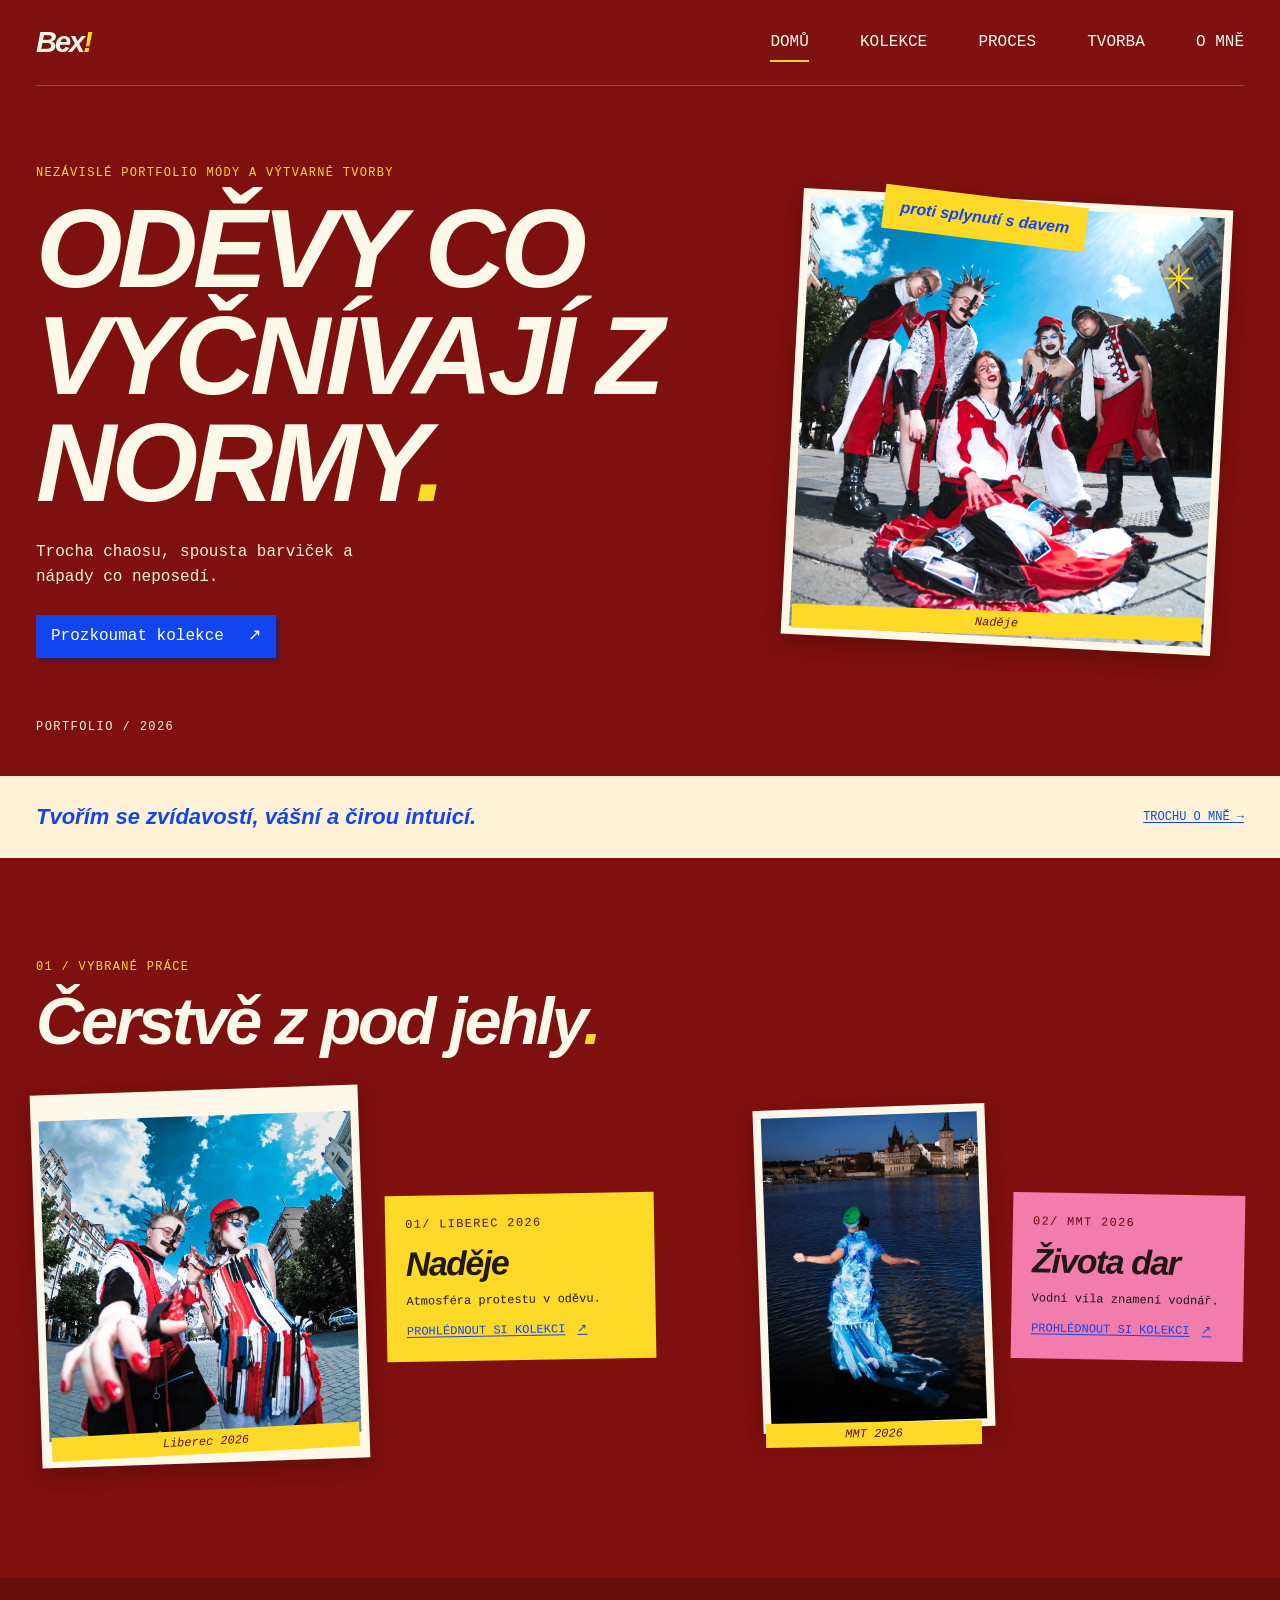
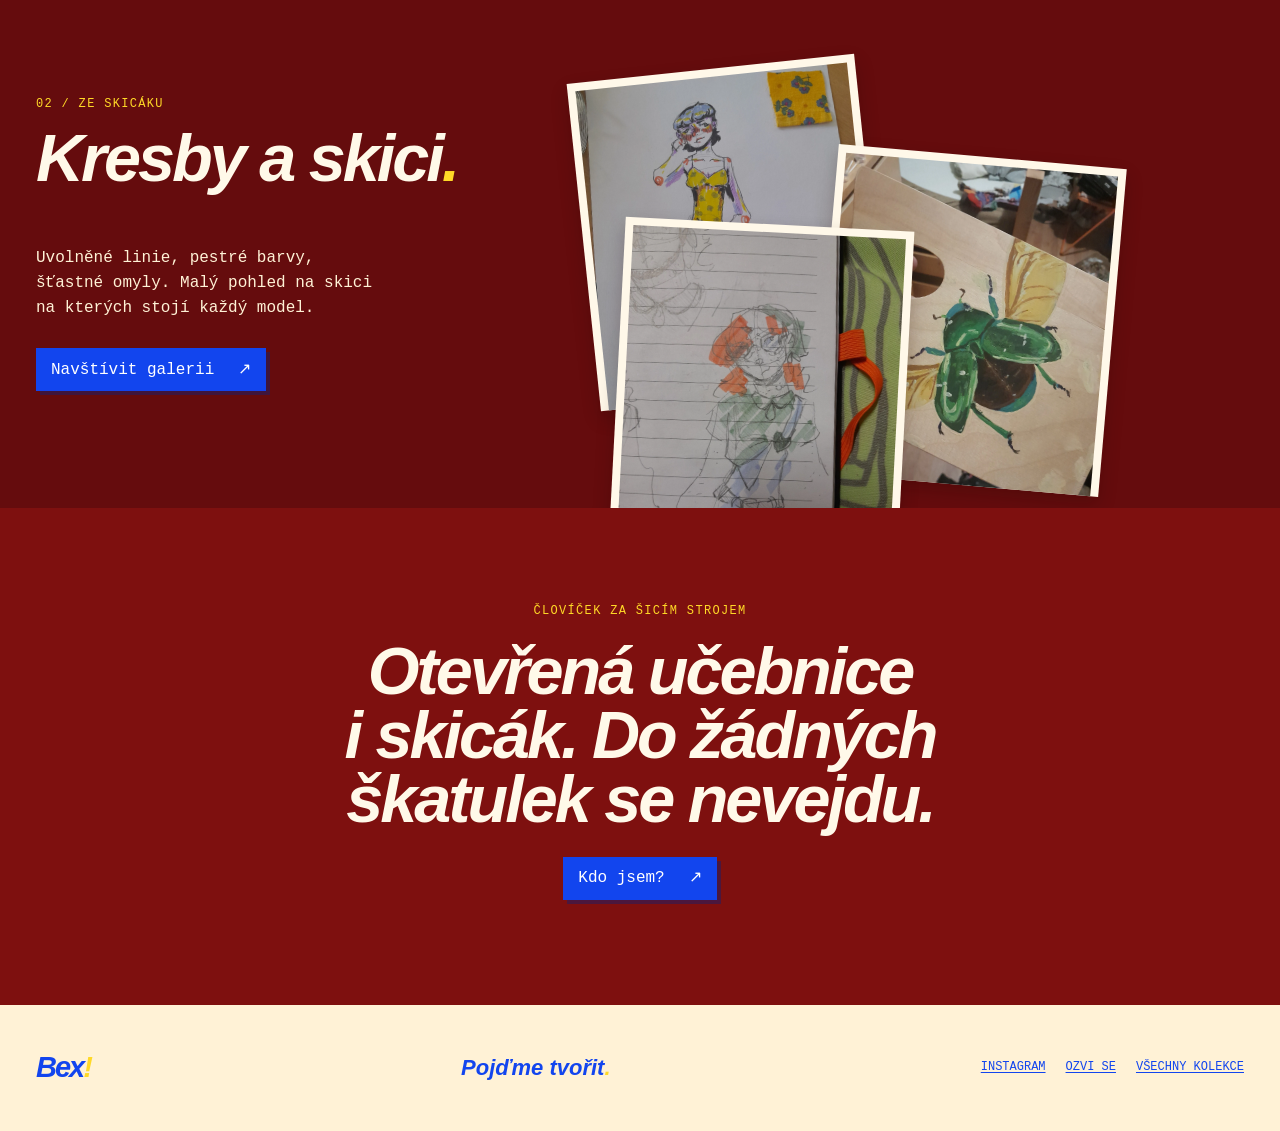
<file: index.html>
<!doctype html>
<html lang="cs">
  <head>
    <meta charset="utf-8" />
    <meta name="viewport" content="width=device-width, initial-scale=1" />
    <meta
      name="description"
      content="Bex! — hravé portfolio módy, výtvarné tvorby a ručně vyráběných věcí." />
    <title>Home - Bex!</title>
    <link rel="stylesheet" href="css/styles.css" />
    <link rel="icon" type="image/x-icon" href="assets/favicon/favicon.ico" />
    <link rel="shortcut icon" href="assets/favicon/favicon.ico" />
    <link rel="apple-touch-icon" href="assets/favicon/favicon.ico" />
  </head>
  <body class="page page-home">
    <header class="site-header">
      <a class="wordmark" href="index.html" aria-label="Bex! - úvodní stránka"
        >Bex<span>!</span></a
      >
      <input class="menu-toggle" type="checkbox" id="menu-toggle" />
      <label class="menu-button" for="menu-toggle">
        <span aria-hidden="true"></span><span aria-hidden="true"></span>
        <span class="visually-hidden">Přepnout hlavní navigaci</span>
      </label>
      <nav class="site-nav" aria-label="Hlavní navigace">
        <a class="is-current" href="index.html" aria-current="page">Domů</a>
        <a href="collections.html">Kolekce</a>
        <a href="process.html">Proces</a>
        <a href="gallery.html">Tvorba</a>
        <a href="about.html">O mně</a>
      </nav>
    </header>

    <main>
      <section class="home-hero page-wrap" aria-labelledby="home-title">
        <div class="hero-copy">
          <p class="eyebrow">Nezávislé portfolio módy a výtvarné tvorby</p>
          <h1 id="home-title">
            oděvy co vyčnívají z normy<span class="period">.</span>
          </h1>
          <p class="hero-intro">
            Trocha chaosu, spousta barviček a nápady co neposedí.
          </p>
          <a class="button button-blue" href="collections.html"
            >Prozkoumat kolekce <span aria-hidden="true">&nearr;</span></a
          >
        </div>
        <figure class="paper-photo hero-photo photo-slot has-image">
          <img
            src="assets/images/collection-2-1.webp"
            alt="Modelka v ručně šitém červeno-bílém outfitu na modrém venkovním hřišti"
            fetchpriority="high" />
          <span class="photo-caption">Naděje</span>
        </figure>
        <span class="sticker sticker-yellow hero-sticker"
          >proti splynutí s davem
        </span>
        <span class="scribble hero-scribble" aria-hidden="true">✳</span>
        <p class="hero-index">Portfolio / 2026</p>
      </section>

      <section class="intro-strip" aria-label="Úvod">
        <div class="page-wrap strip-inner">
          <p>Tvořím se zvídavostí, vášní a čirou intuicí.</p>
          <a href="about.html"
            >Trochu o mně <span aria-hidden="true">→</span></a
          >
        </div>
      </section>

      <section class="home-feature page-wrap" aria-labelledby="feature-title">
        <div class="section-heading">
          <p class="eyebrow">01 / Vybrané práce</p>
          <h2 id="feature-title">
            Čerstvě z pod jehly<span class="period">.</span>
          </h2>
        </div>
        <div class="feature-grid">
          <article class="feature-card feature-card-wide">
            <figure class="paper-photo photo-slot has-image">
              <img
                src="assets/images/collection-2-3.webp"
                alt="Modelka v červeno-bílo-černém outfitu z kolekce After School Riot"
                loading="lazy"
                decoding="async" />
              <span class="photo-caption">Liberec 2026</span>
            </figure>
            <div class="feature-note note-yellow">
              <p class="eyebrow">01/ Liberec 2026</p>
              <h3>Naděje</h3>
              <p>Atmosféra protestu v oděvu.</p>
              <a class="text-link" href="collections.html"
                >Prohlédnout si kolekci
                <span aria-hidden="true">&nearr;</span></a
              >
            </div>
          </article>
          <article class="feature-card feature-card-blue-hour">
            <div class="feature-photo">
              <figure class="paper-photo photo-slot has-image">
                <img
                  src="assets/images/collection-1-2.webp"
                  alt="Model z kolekce Blue Hour na pódiu"
                  loading="lazy"
                  decoding="async" />
              </figure>
              <span class="photo-caption">MMT 2026</span>
            </div>
            <div class="feature-note note-pink">
              <p class="eyebrow">02/ MMT 2026</p>
              <h3>Života dar</h3>
              <p>Vodní víla znamení vodnář.</p>
              <a class="text-link" href="collections.html"
                >Prohlédnout si kolekci
                <span aria-hidden="true">&nearr;</span></a
              >
            </div>
          </article>
        </div>
      </section>

      <section class="home-gallery" aria-labelledby="sketch-title">
        <div class="page-wrap sketch-layout">
          <div class="sketch-copy">
            <p class="eyebrow">02 / Ze skicáku</p>
            <h2 id="sketch-title">
              Kresby a skici<span class="period">.</span>
            </h2>
            <p>
              Uvolněné linie, pestré barvy, šťastné omyly. Malý pohled na skici
              na kterých stojí každý model.
            </p>
            <a class="button button-blue" href="gallery.html"
              >Navštívit galerii <span aria-hidden="true">&nearr;</span></a
            >
          </div>
          <div class="sketch-tiles">
            <figure class="paper-photo photo-slot tile-one has-image">
              <img
                src="assets/images/sketch-1.webp"
                alt="Barevná módní skica od Bex"
                loading="lazy"
                decoding="async" />
            </figure>
            <figure class="paper-photo photo-slot tile-two has-image">
              <img
                src="assets/images/artwork-3.webp"
                alt="Ilustrovaná módní postava od Bex"
                loading="lazy"
                decoding="async" />
            </figure>
            <figure class="paper-photo photo-slot tile-three has-image">
              <img
                src="assets/images/sketch-4.webp"
                alt="Módní skica postavy tužkou a barvami od Bex"
                loading="lazy"
                decoding="async" />
            </figure>
          </div>
        </div>
      </section>

      <section class="home-about page-wrap">
        <p class="eyebrow">človíček za šicím strojem</p>
        <h2>
          Otevřená učebnice <br />
          i skicák. Do žádných škatulek se nevejdu.
        </h2>
        <a class="button button-blue" href="about.html"
          >Kdo jsem? <span aria-hidden="true">&nearr;</span></a
        >
      </section>
    </main>

    <footer class="site-footer">
      <div class="page-wrap footer-inner">
        <a class="wordmark" href="index.html">Bex<span>!</span></a>
        <p>Pojďme tvořit<span class="period">.</span></p>
        <nav class="footer-links" aria-label="Footer navigation">
          <a href="https://www.instagram.com/creations__bexx">Instagram</a>
          <a href="mailto:macurabex@gmail.com">Ozvi se</a>
          <a href="collections.html">Všechny kolekce</a>
        </nav>
      </div>
    </footer>
  </body>
</html>
</file>
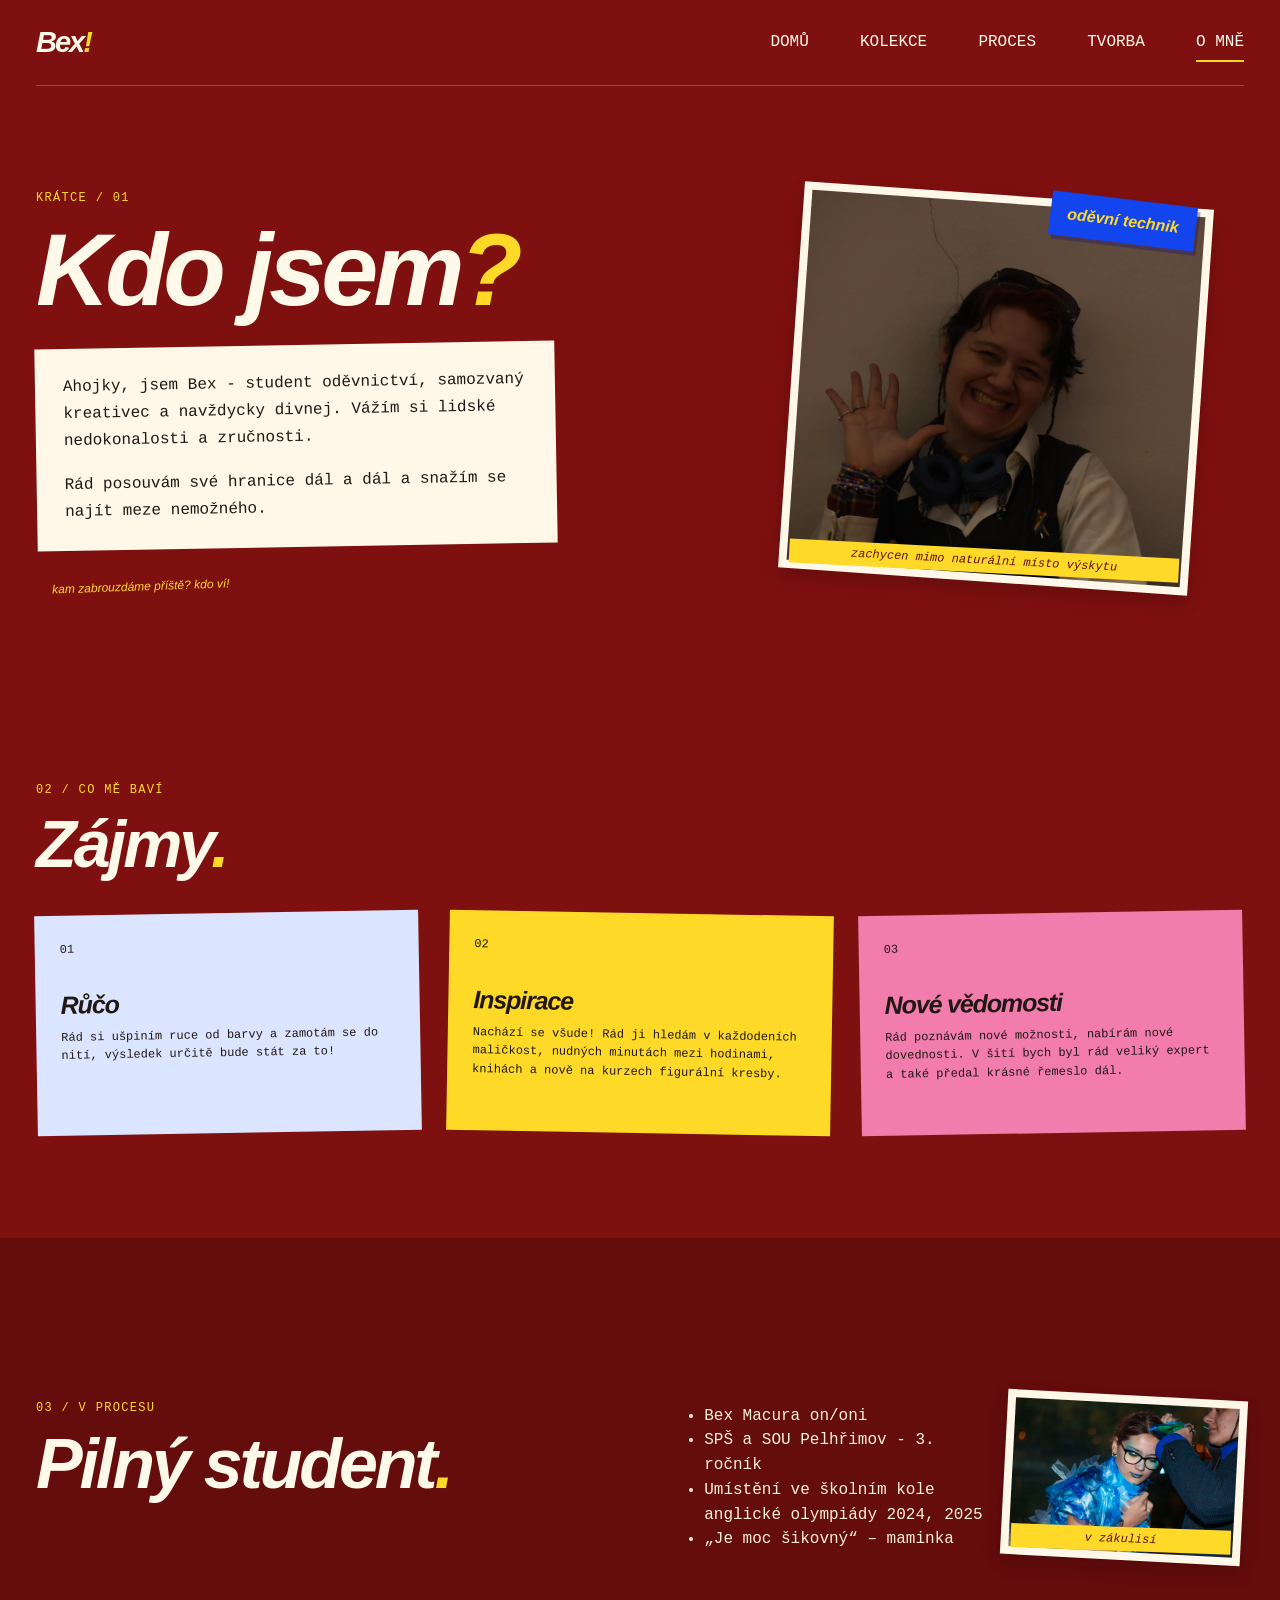
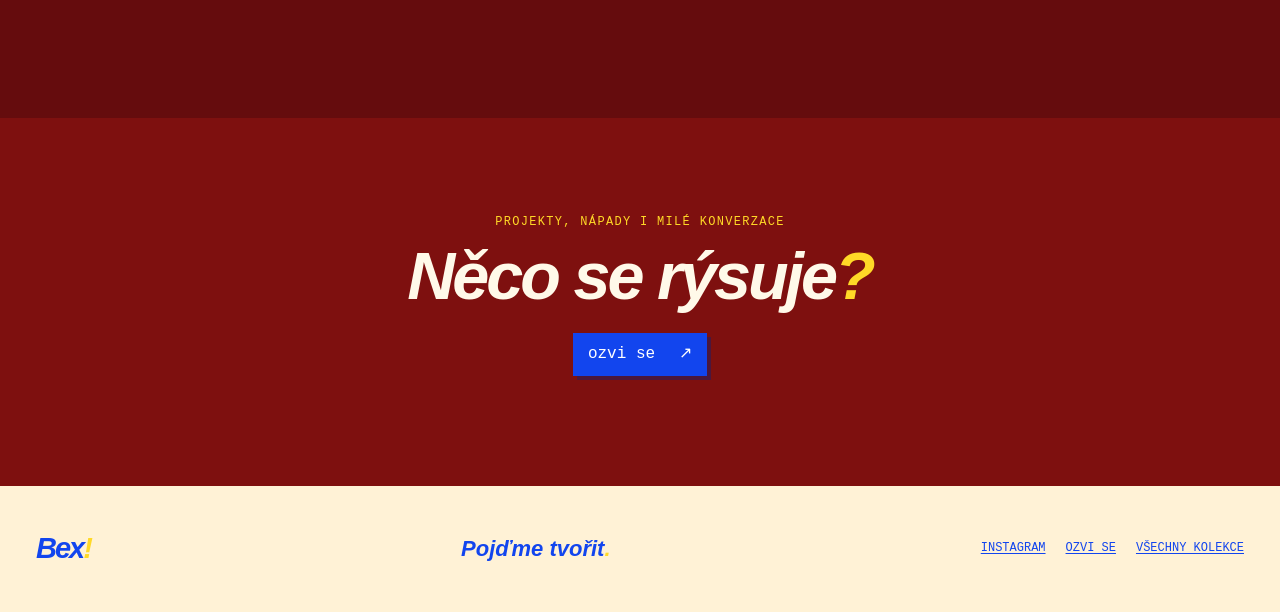
<file: about.html>
<!doctype html>
<html lang="cs">
  <head>
    <meta charset="utf-8" />
    <meta name="viewport" content="width=device-width, initial-scale=1" />
    <meta
      name="description"
      content="Poznejte Bex, studenta módy a výtvarné tvorby, který rád experimentuje s oblečením a barvami." />
    <title>O mně - Bex!</title>
    <link rel="stylesheet" href="css/styles.css" />
    <link rel="icon" type="image/x-icon" href="assets/favicon/favicon.ico" />
    <link rel="shortcut icon" href="assets/favicon/favicon.ico" />
    <link rel="apple-touch-icon" href="assets/favicon/favicon.ico" />
  </head>
  <body class="page page-about">
    <header class="site-header">
      <a class="wordmark" href="index.html" aria-label="Bex! – úvodní stránka"
        >Bex<span>!</span></a
      >
      <input class="menu-toggle" type="checkbox" id="menu-toggle" />
      <label class="menu-button" for="menu-toggle">
        <span aria-hidden="true"></span><span aria-hidden="true"></span>
        <span class="visually-hidden">Přepnout hlavní navigaci</span>
      </label>
      <nav class="site-nav" aria-label="Hlavní navigace">
        <a href="index.html">Domů</a>
        <a href="collections.html">Kolekce</a>
        <a href="process.html">Proces</a>
        <a href="gallery.html">Tvorba</a>
        <a class="is-current" href="about.html" aria-current="page">O mně</a>
      </nav>
    </header>

    <main>
      <section class="about-hero page-wrap">
        <div class="about-copy">
          <p class="eyebrow">krátce / 01</p>
          <h1>Kdo jsem<span class="period">?</span></h1>
          <div class="paper-note note-cream">
            <p>
              Ahojky, jsem Bex - student oděvnictví, samozvaný kreativec a
              navždycky divnej. Vážím si lidské nedokonalosti a zručnosti.
            </p>
            <p>
              Rád posouvám své hranice dál a dál a snažím se najít meze
              nemožného.
            </p>
          </div>
          <p class="hand-note">kam zabrouzdáme příště? kdo ví!</p>
        </div>
        <figure class="paper-photo about-portrait photo-slot has-image">
          <img
            src="assets/images/about-1.webp"
            alt="Bex na portrétní fotografii"
            loading="lazy"
            decoding="async" />
          <span class="photo-caption"
            >zachycen mimo naturální místo výskytu</span
          >
        </figure>
        <span class="sticker sticker-blue about-sticker">oděvní technik</span>
      </section>

      <section class="about-values page-wrap">
        <div class="section-heading">
          <p class="eyebrow">02 / Co mě baví</p>
          <h2>Zájmy<span class="period">.</span></h2>
        </div>
        <div class="values-grid">
          <article class="value-card value-blue">
            <span class="value-number">01</span>
            <h3>Růčo</h3>
            <p>
              Rád si ušpiním ruce od barvy a zamotám se do nití, výsledek určitě
              bude stát za to!
            </p>
          </article>
          <article class="value-card value-yellow">
            <span class="value-number">02</span>
            <h3>Inspirace</h3>
            <p>
              Nachází se všude! Rád ji hledám v každodeních maličkost, nudných
              minutách mezi hodinami, knihách a nově na kurzech figurální
              kresby.
            </p>
          </article>
          <article class="value-card value-pink">
            <span class="value-number">03</span>
            <h3>Nové vědomosti</h3>
            <p>
              Rád poznávám nové možnosti, nabírám nové dovednosti. V šití bych
              byl rád veliký expert a také předal krásné řemeslo dál.
            </p>
          </article>
        </div>
      </section>

      <section class="about-education">
        <div class="page-wrap education-layout">
          <div>
            <p class="eyebrow">03 / v procesu</p>
            <h2>Pilný student<span class="period">.</span></h2>
          </div>
          <div class="education-copy">
            <ul>
              <li>Bex Macura on/oni</li>
              <li>SPŠ a SOU Pelhřimov - 3. ročník</li>
              <li>Umístění ve školním kole anglické olympiády 2024, 2025</li>
              <li>„Je moc šikovný“ – maminka</li>
            </ul>
            <figure class="paper-photo small-photo photo-slot has-image">
              <img
                src="assets/images/about-2.webp"
                alt="Bex při přípravě modrého modelu v zákulisí"
                loading="lazy"
                decoding="async" />
              <span class="photo-caption">v zákulisí</span>
            </figure>
          </div>
        </div>
      </section>

      <section class="about-contact page-wrap">
        <p class="eyebrow">Projekty, nápady i milé konverzace</p>
        <h2>Něco se rýsuje<span class="period">?</span></h2>
        <a
          class="button button-blue"
          href="https://www.instagram.com/creations__bexx"
          >ozvi se <span aria-hidden="true">&nearr;</span></a
        >
      </section>
    </main>

    <footer class="site-footer">
      <div class="page-wrap footer-inner">
        <a class="wordmark" href="index.html">Bex<span>!</span></a>
        <p>Pojďme tvořit<span class="period">.</span></p>
        <nav class="footer-links" aria-label="Footer navigation">
          <a href="https://www.instagram.com/creations__bexx">Instagram</a>
          <a href="mailto:macurabex@gmail.com">Ozvi se</a>
          <a href="collections.html">Všechny kolekce</a>
        </nav>
      </div>
    </footer>
  </body>
</html>
</file>
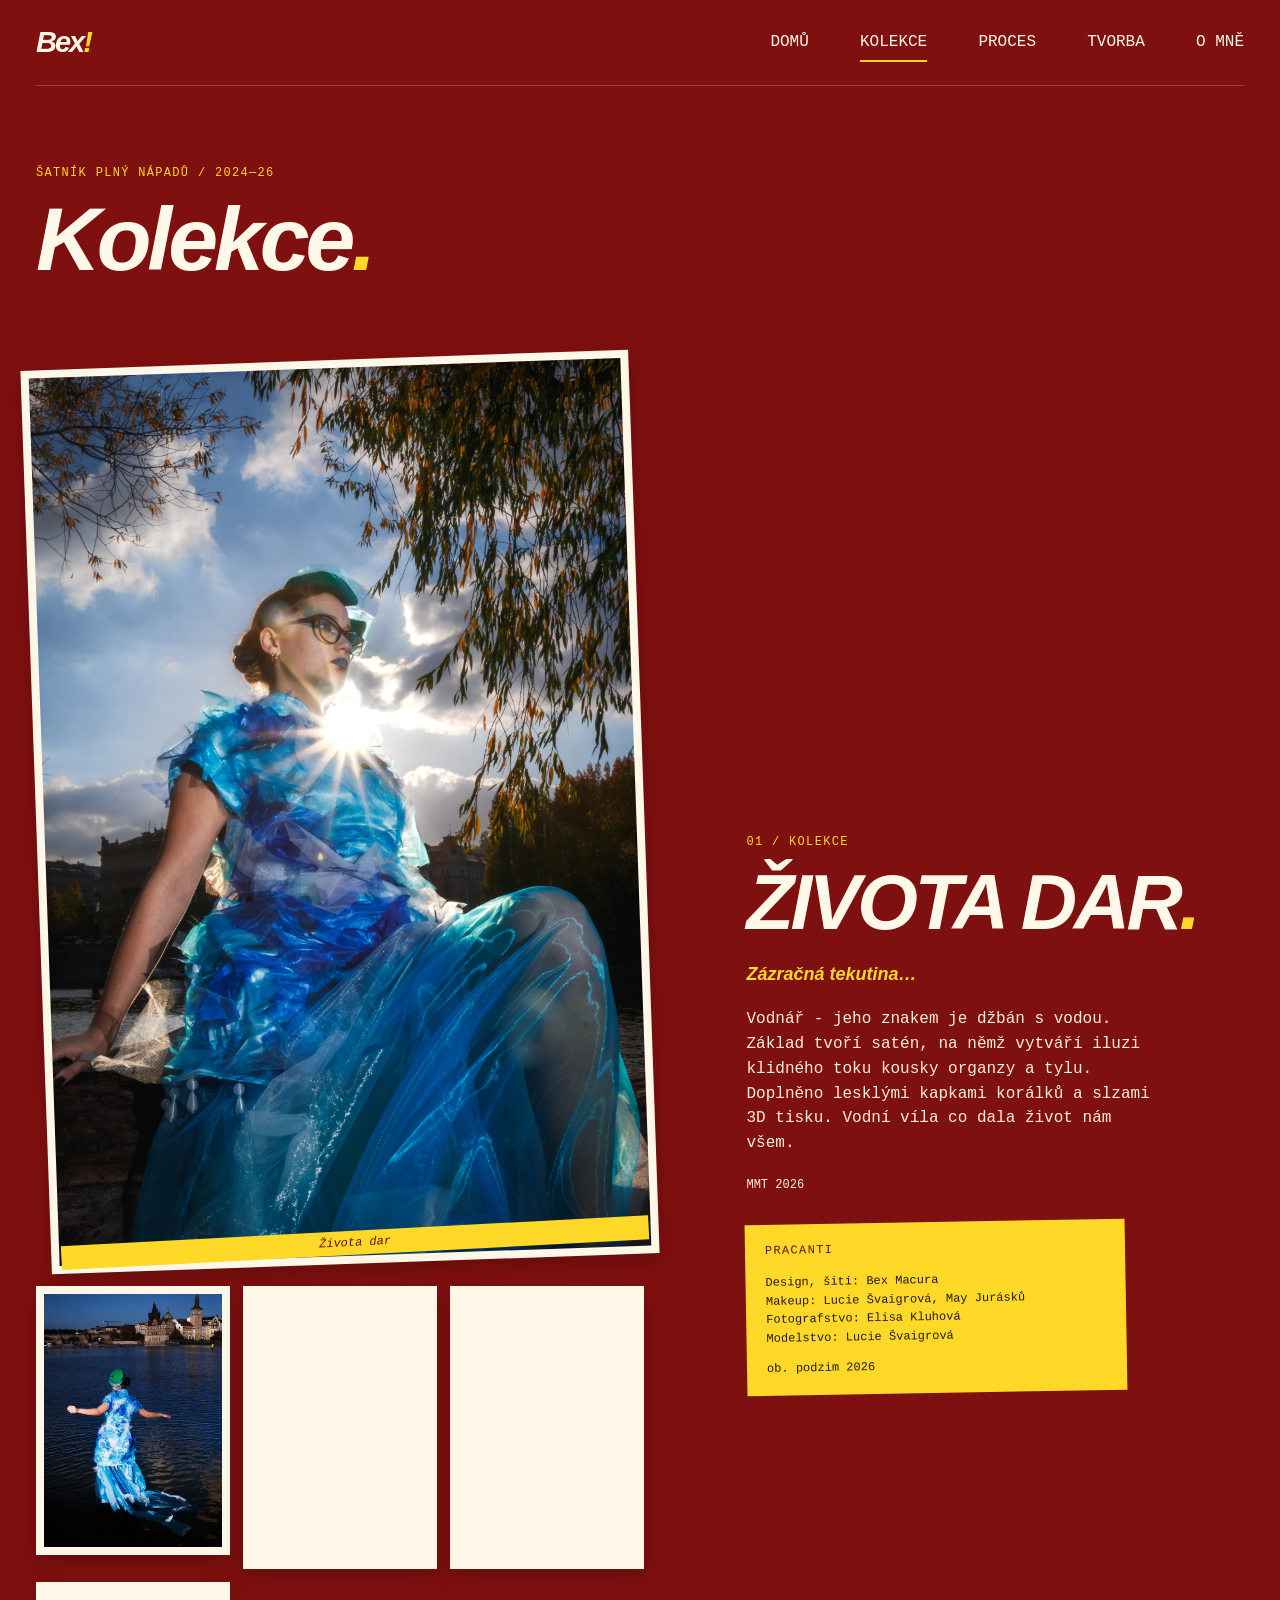
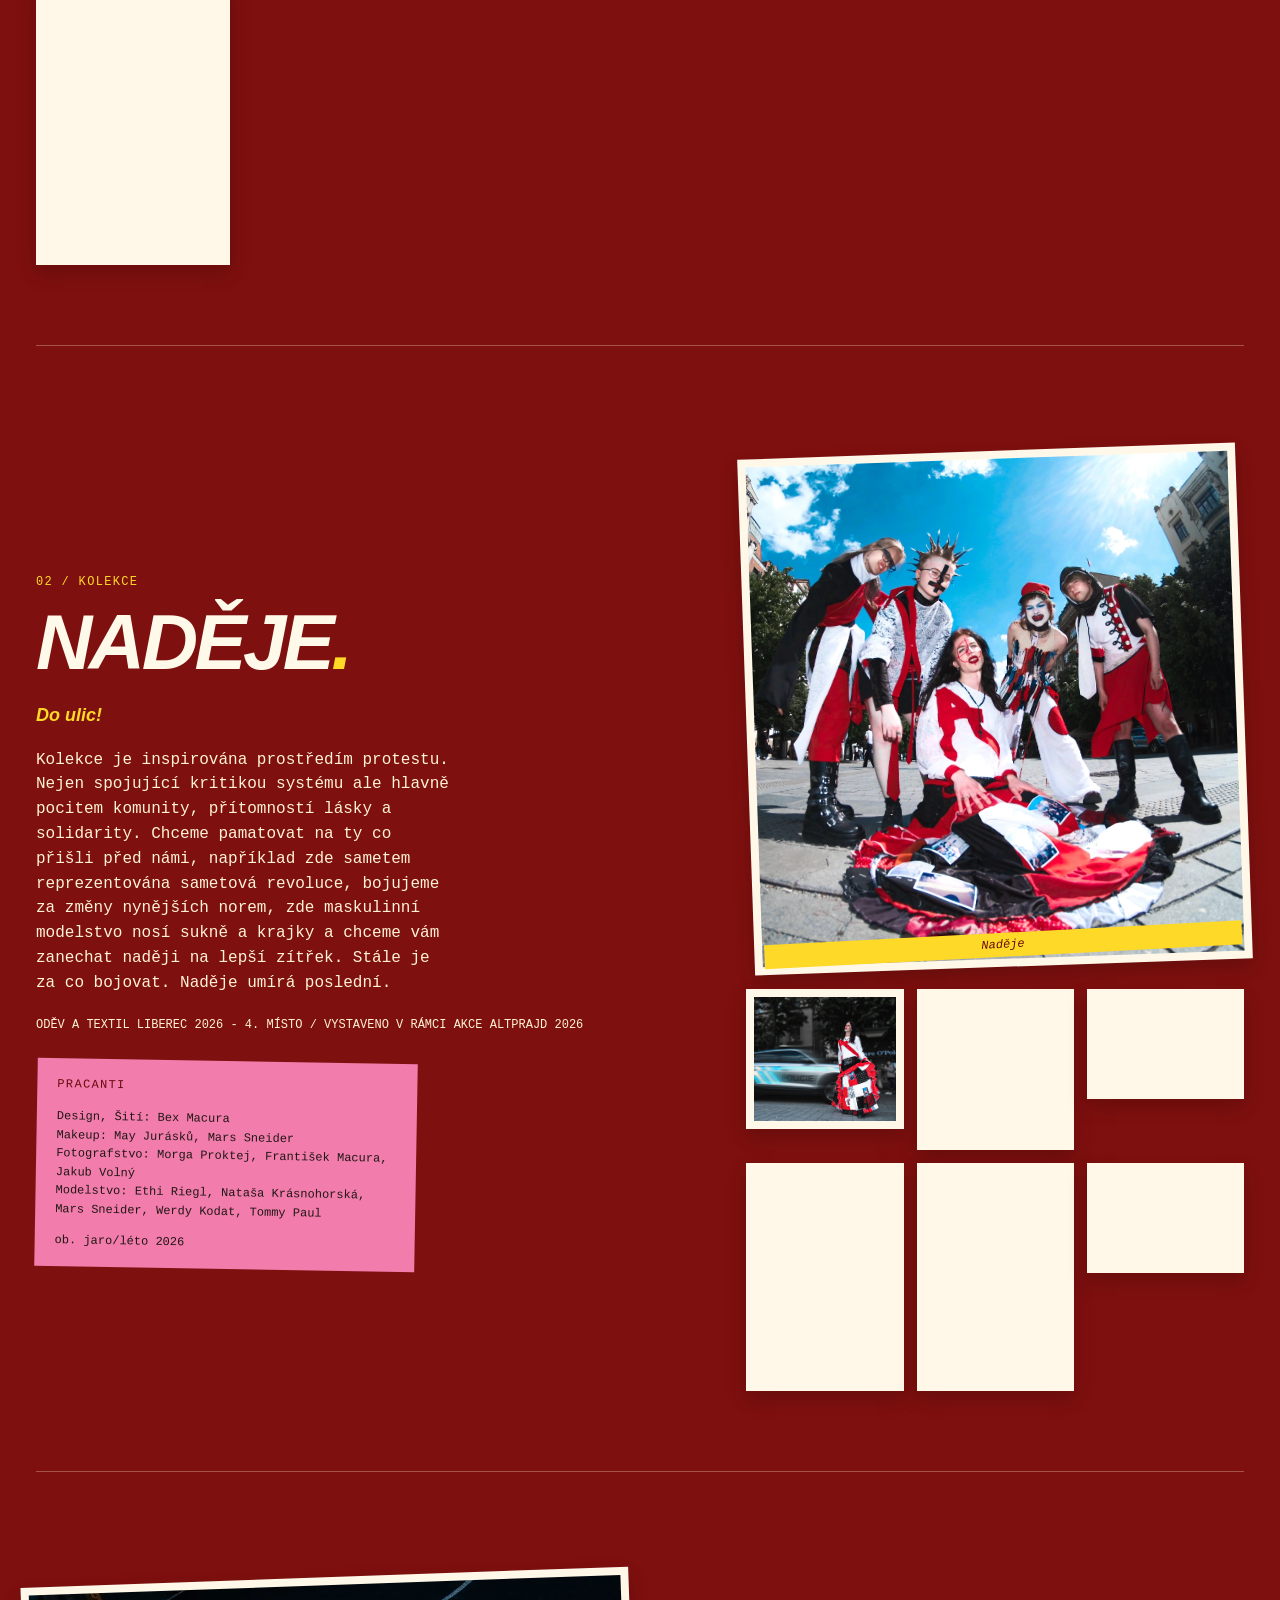
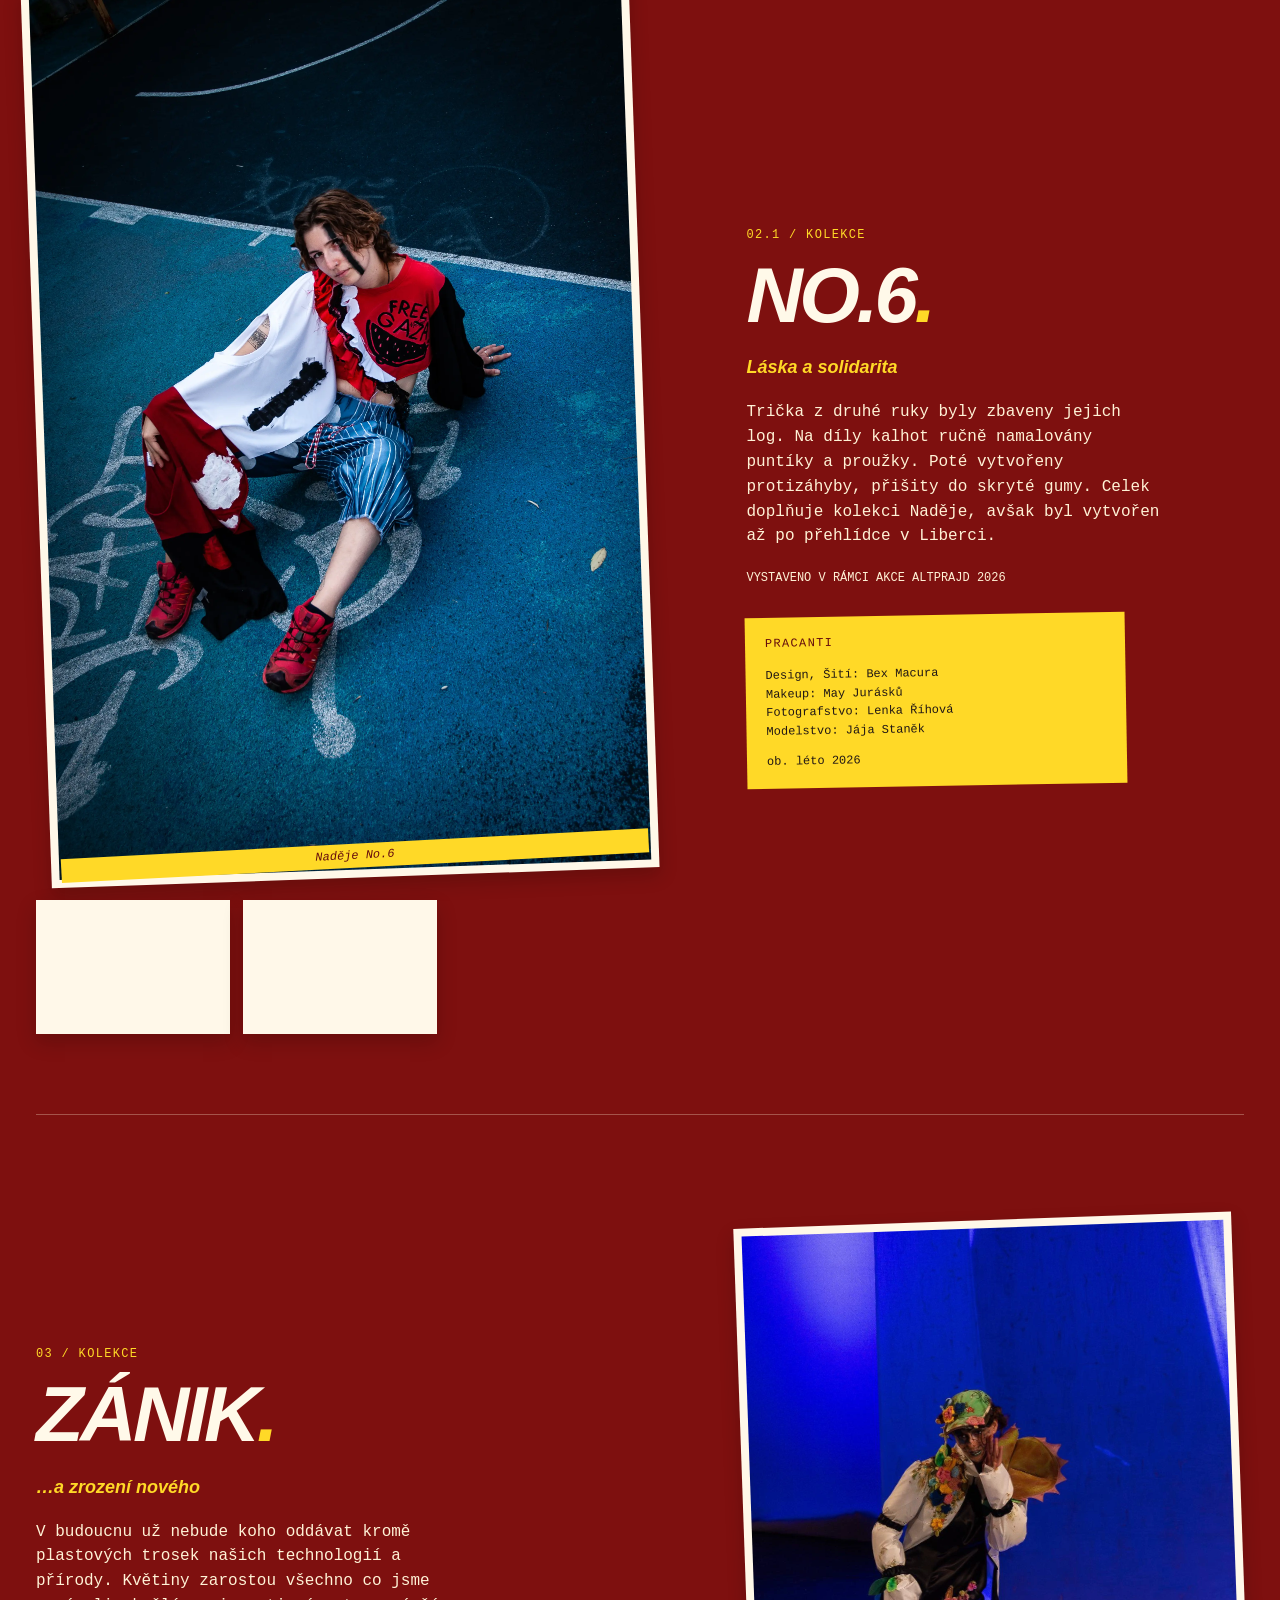
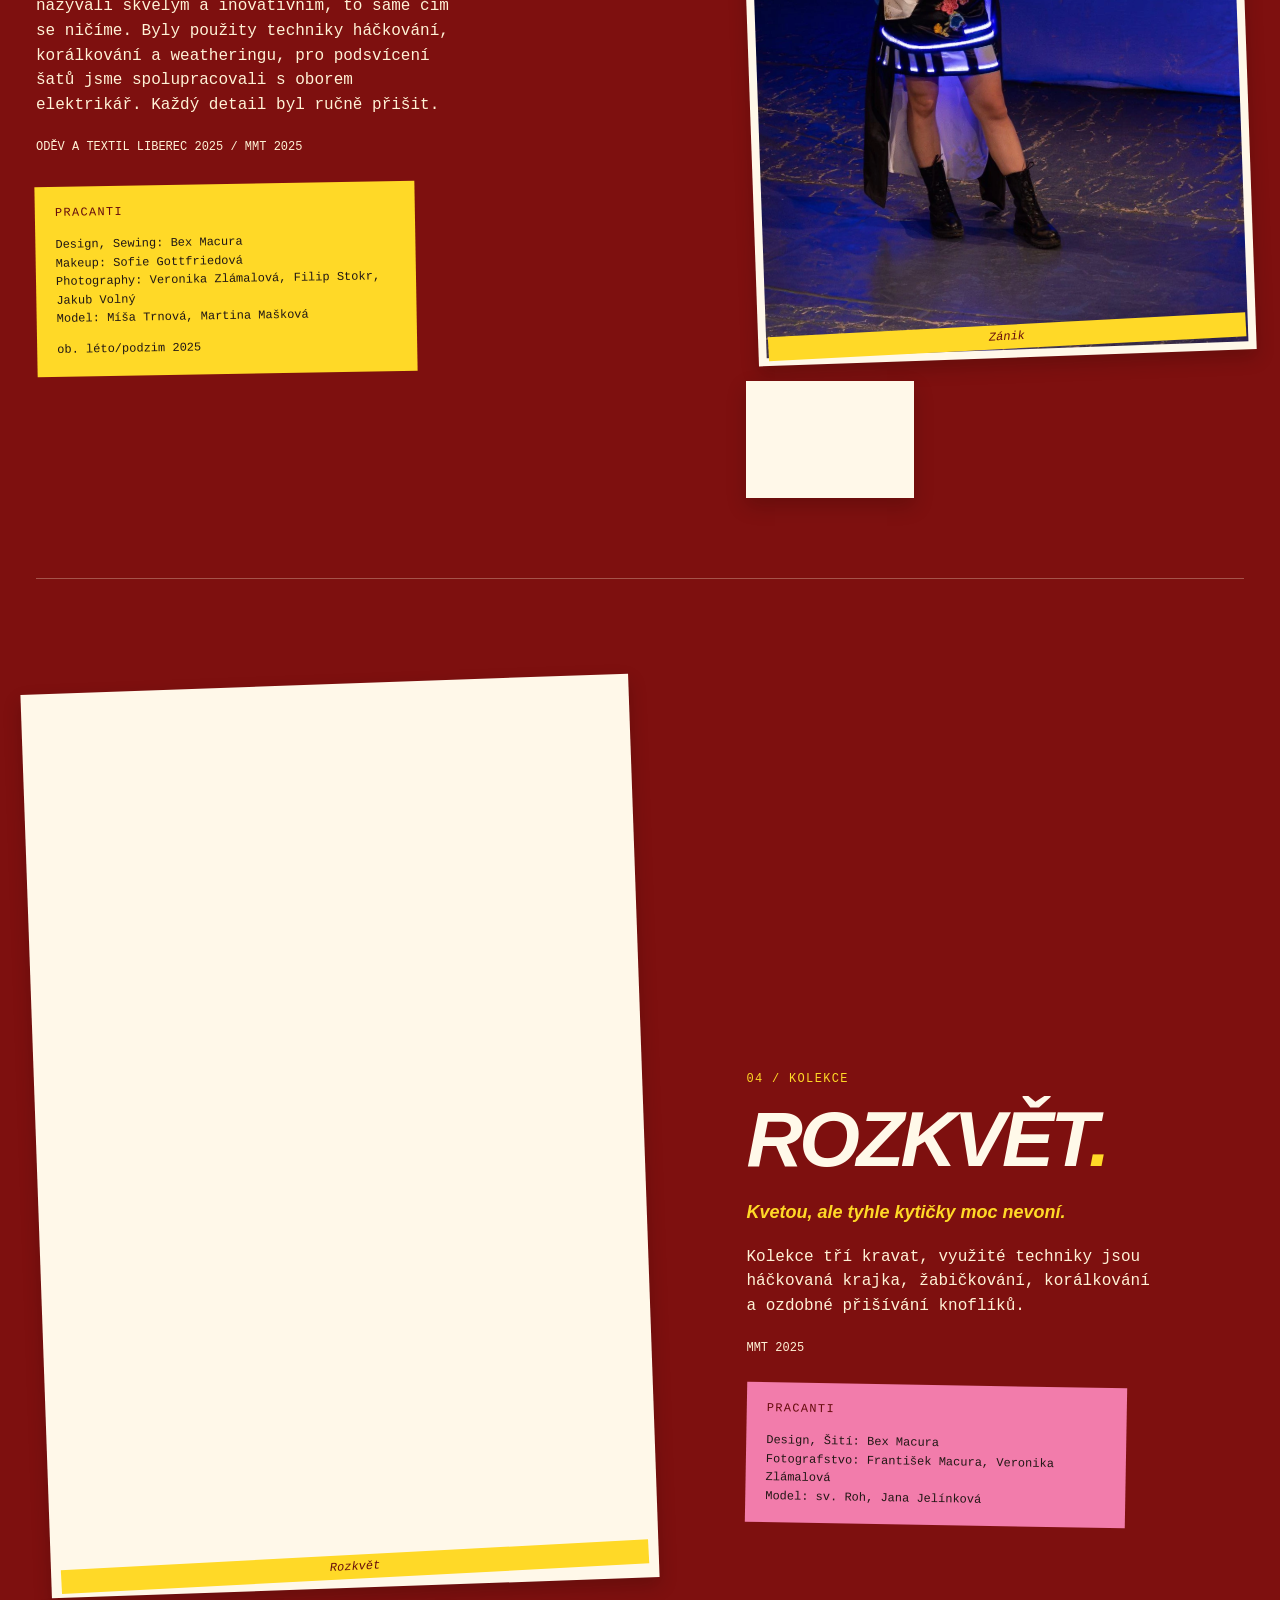
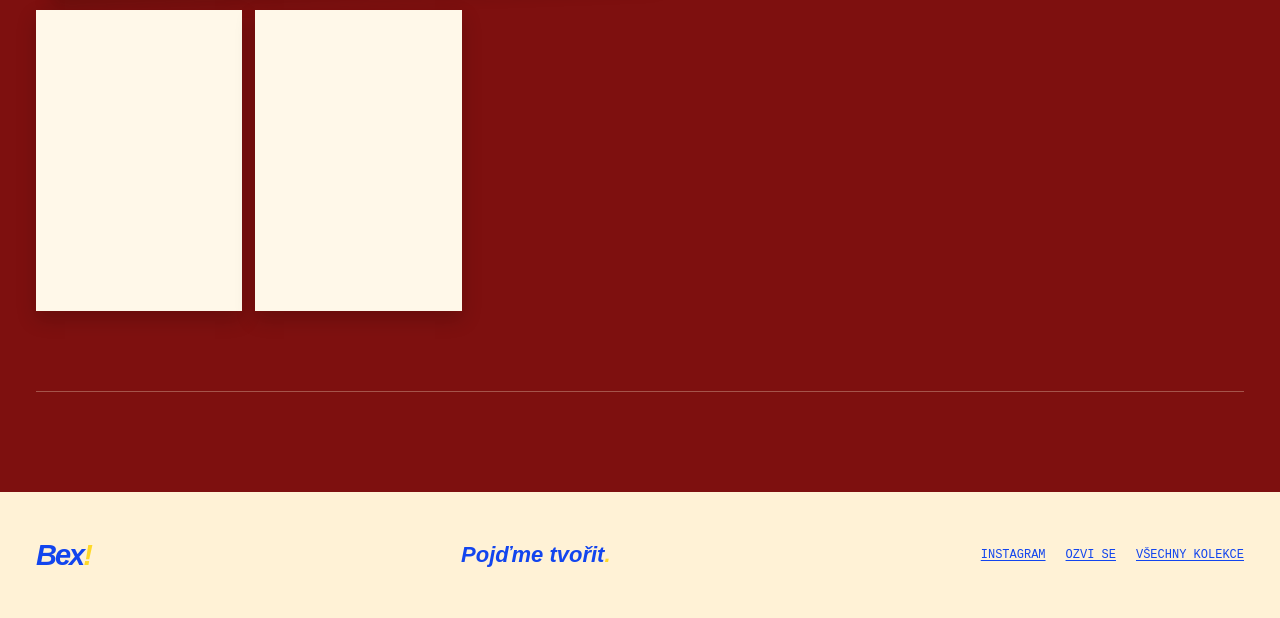
<file: collections.html>
<!doctype html>
<html lang="cs">
  <head>
    <meta charset="utf-8" />
    <meta name="viewport" content="width=device-width, initial-scale=1" />
    <meta
      name="description"
      content="Prohlédněte si dokončené módní kolekce Bex i rozpracované projekty." />
    <title>Kolekce - Bex!</title>
    <link rel="stylesheet" href="css/styles.css" />
    <link rel="icon" type="image/x-icon" href="assets/favicon/favicon.ico" />
    <link rel="shortcut icon" href="assets/favicon/favicon.ico" />
    <link rel="apple-touch-icon" href="assets/favicon/favicon.ico" />
  </head>
  <body class="page page-collections">
    <header class="site-header">
      <a class="wordmark" href="index.html" aria-label="Bex! - úvodní stránka"
        >Bex<span>!</span></a
      >
      <input class="menu-toggle" type="checkbox" id="menu-toggle" />
      <label class="menu-button" for="menu-toggle">
        <span aria-hidden="true"></span><span aria-hidden="true"></span>
        <span class="visually-hidden">Přepnout hlavní navigaci</span>
      </label>
      <nav class="site-nav" aria-label="Hlavní navigace">
        <a href="index.html">Domů</a>
        <a class="is-current" href="collections.html" aria-current="page"
          >Kolekce</a
        >
        <a href="process.html">Proces</a>
        <a href="gallery.html">Tvorba</a>
        <a href="about.html">O mně</a>
      </nav>
    </header>

    <main class="page-wrap collections-main">
      <section
        class="page-heading collection-heading"
        aria-labelledby="collections-title">
        <p class="eyebrow">Šatník plný nápadů / 2024—26</p>
        <div class="collection-title-row">
          <h1 id="collections-title">Kolekce<span class="period">.</span></h1>
        </div>
      </section>

      <div class="collection-list">
        <article class="collection-entry" id="after-school-riot">
          <div class="collection-art">
            <figure
              class="paper-photo photo-slot has-image collection-main-photo">
              <img
                src="assets/images/collection-1-1.webp"
                alt="Modelka v červeno-bílo-černém outfitu z kolekce After School Riot"
                loading="lazy"
                decoding="async" />
              <span class="photo-caption">Života dar</span>
            </figure>
            <div class="mini-photo-row">
              <figure class="paper-photo photo-slot has-image">
                <img
                  src="assets/images/collection-1-2.webp"
                  alt="Ručně šité červeno-bílé šaty z kolekce After School Riot"
                  loading="lazy"
                  decoding="async" />
              </figure>
              <figure class="paper-photo photo-slot has-image">
                <img
                  src="assets/images/collection-1-3.webp"
                  alt="Dva modelové v outfitech z kolekce After School Riot"
                  loading="lazy"
                  decoding="async" />
              </figure>
              <figure class="paper-photo photo-slot has-image">
                <img
                  src="assets/images/collection-1-4.webp"
                  alt="Detail červeno-bílo-modrého outfitu z kolekce After School Riot"
                  loading="lazy"
                  decoding="async" />
              </figure>
              <figure class="paper-photo photo-slot has-image">
                <img
                  src="assets/images/collection-1-5.webp"
                  alt="Model z kolekce After School Riot"
                  loading="lazy"
                  decoding="async" />
              </figure>
            </div>
          </div>
          <div class="collection-copy">
            <p class="eyebrow">01 / kolekce</p>
            <h2>Života dar<span class="period">.</span></h2>
            <p class="collection-deck">Zázračná tekutina…</p>
            <p>
              Vodnář - jeho znakem je džbán s vodou. Základ tvoří satén, na němž
              vytváří iluzi klidného toku kousky organzy a tylu. Doplněno
              lesklými kapkami korálků a slzami 3D tisku. Vodní víla co dala
              život nám všem.
            </p>
            <p class="materials">MMT 2026</p>
            <div class="note-yellow process-note">
              <p class="eyebrow">Pracanti</p>
              <p>
                Design, šití: Bex Macura <br />
                Makeup: Lucie Švaigrová, May Jurásků <br />
                Fotografstvo: Elisa Kluhová <br />
                Modelstvo: Lucie Švaigrová
              </p>
              <p>ob. podzim 2026</p>
            </div>
          </div>
        </article>

        <article class="collection-entry collection-reverse" id="blue-hour">
          <div class="collection-art">
            <figure
              class="paper-photo photo-slot has-image collection-main-photo">
              <img
                src="assets/images/collection-2-1.webp"
                alt="Módní model z kolekce Blue Hour na modře nasvíceném pódiu"
                loading="lazy"
                decoding="async" />
              <span class="photo-caption">Naděje</span>
            </figure>
            <div class="mini-photo-row">
              <figure class="paper-photo photo-slot has-image">
                <img
                  src="assets/images/collection-2-2.webp"
                  alt="Model z kolekce Blue Hour stylizovaný v ateliéru"
                  loading="lazy"
                  decoding="async" />
              </figure>
              <figure class="paper-photo photo-slot has-image">
                <img
                  src="assets/images/collection-2-3.webp"
                  alt="Model v plasticky tvarovaném outfitu z kolekce Blue Hour"
                  loading="lazy"
                  decoding="async" />
              </figure>
              <figure class="paper-photo photo-slot has-image">
                <img
                  src="assets/images/collection-2-4.webp"
                  alt="Detail kolekce Blue Hour"
                  loading="lazy"
                  decoding="async" />
              </figure>
              <figure class="paper-photo photo-slot has-image">
                <img
                  src="assets/images/collection-2-5.webp"
                  alt="Módní portrét z kolekce Blue Hour"
                  loading="lazy"
                  decoding="async" />
              </figure>
              <figure class="paper-photo photo-slot has-image">
                <img
                  src="assets/images/collection-2-6.webp"
                  alt="Studie outfitu z kolekce Blue Hour"
                  loading="lazy"
                  decoding="async" />
              </figure>
              <figure class="paper-photo photo-slot has-image">
                <img
                  src="assets/images/collection-2-7.webp"
                  alt="Model z kolekce Blue Hour"
                  loading="lazy"
                  decoding="async" />
              </figure>
            </div>
          </div>
          <div class="collection-copy">
            <p class="eyebrow">02 / Kolekce</p>
            <h2>Naděje<span class="period">.</span></h2>
            <p class="collection-deck">Do ulic!</p>
            <p>
              Kolekce je inspirována prostředím protestu. Nejen spojující
              kritikou systému ale hlavně pocitem komunity, přítomností lásky a
              solidarity. Chceme pamatovat na ty co přišli před námi, například
              zde sametem reprezentována sametová revoluce, bojujeme za změny
              nynějších norem, zde maskulinní modelstvo nosí sukně a krajky a
              chceme vám zanechat naději na lepší zítřek. Stále je za co
              bojovat. Naděje umírá poslední.
            </p>
            <p class="materials">
              Oděv a textil Liberec 2026 - 4. místo / Vystaveno v rámci akce
              Altprajd 2026
            </p>
            <div class="note-pink process-note">
              <p class="eyebrow">Pracanti</p>
              <p>
                Design, Šití: Bex Macura <br />
                Makeup: May Jurásků, Mars Sneider<br />
                Fotografstvo: Morga Proktej, František Macura, Jakub Volný<br />
                Modelstvo: Ethi Riegl, Nataša Krásnohorská, Mars Sneider, Werdy
                Kodat, Tommy Paul
              </p>
              <p>ob. jaro/léto 2026</p>
            </div>
          </div>
        </article>

        <article class="collection-entry" id="collection-2-1">
          <div class="collection-art">
            <figure
              class="paper-photo photo-slot has-image collection-main-photo">
              <img
                src="assets/images/collection-2.1-1.webp"
                alt="Model v červeno-bílém outfitu sedí na modrém hřišti"
                loading="lazy"
                decoding="async" />
              <span class="photo-caption">Naděje No.6</span>
            </figure>
            <div class="mini-photo-row">
              <figure class="paper-photo photo-slot has-image">
                <img
                  src="assets/images/collection-2.1-2.webp"
                  alt="Detail modro-bílých pruhů a červených šňůrek na outfitu"
                  loading="lazy"
                  decoding="async" />
              </figure>
              <figure class="paper-photo photo-slot has-image">
                <img
                  src="assets/images/collection-2.1-3.webp"
                  alt="Model v modro-červeném outfitu před graffiti stěnou"
                  loading="lazy"
                  decoding="async" />
              </figure>
            </div>
          </div>
          <div class="collection-copy">
            <p class="eyebrow">02.1 / Kolekce</p>
            <h2>No.6<span class="period">.</span></h2>
            <p class="collection-deck">Láska a solidarita</p>
            <p>
              Trička z druhé ruky byly zbaveny jejich log. Na díly kalhot ručně
              namalovány puntíky a proužky. Poté vytvořeny protizáhyby, přišity
              do skryté gumy. Celek doplňuje kolekci Naděje, avšak byl vytvořen
              až po přehlídce v Liberci.
            </p>
            <p class="materials">Vystaveno v rámci akce Altprajd 2026</p>
            <div class="note-yellow process-note">
              <p class="eyebrow">pracanti</p>
              <p>
                Design, Šití: Bex Macura <br />
                Makeup: May Jurásků <br />
                Fotografstvo: Lenka Říhová <br />
                Modelstvo: Jája Staněk
              </p>
              <p>ob. léto 2026</p>
            </div>
          </div>
        </article>

        <article class="collection-entry collection-reverse" id="static-bloom">
          <div class="collection-art">
            <figure
              class="paper-photo photo-slot has-image collection-main-photo">
              <img
                src="assets/images/collection-3-1.webp"
                alt="Socha ozdobená barevnými háčkovanými detaily z kolekce Static Bloom"
                loading="lazy"
                decoding="async" />
              <span class="photo-caption">Zánik</span>
            </figure>
            <div class="mini-photo-row mini-photo-row-short">
              <figure class="paper-photo photo-slot has-image">
                <img
                  src="assets/images/collection-3-2.webp"
                  alt="Detail barevných háčkovaných ozdob na soše z kolekce Static Bloom"
                  loading="lazy"
                  decoding="async" />
              </figure>
            </div>
          </div>
          <div class="collection-copy">
            <p class="eyebrow">03 / kolekce</p>
            <h2>Zánik<span class="period">.</span></h2>
            <p class="collection-deck">…a zrození nového</p>
            <p>
              V budoucnu už nebude koho oddávat kromě plastových trosek našich
              technologií a přírody. Květiny zarostou všechno co jsme nazývali
              skvělým a inovativním, to samé čím se ničíme. Byly použity
              techniky háčkování, korálkování a weatheringu, pro podsvícení šatů
              jsme spolupracovali s oborem elektrikář. Každý detail byl ručně
              přišit.
            </p>
            <p class="materials">Oděv a textil Liberec 2025 / MMT 2025</p>
            <div class="note-yellow process-note">
              <p class="eyebrow">pracanti</p>
              <p>
                Design, Sewing: Bex Macura <br />Makeup: Sofie Gottfriedová
                <br />
                Photography: Veronika Zlámalová, Filip Stokr, Jakub Volný <br />
                Model: Míša Trnová, Martina Mašková
              </p>
              <p>ob. léto/podzim 2025</p>
            </div>
          </div>
        </article>

        <article class="collection-entry" id="collection-04">
          <div class="collection-art">
            <figure
              class="paper-photo photo-slot has-image collection-main-photo">
              <img
                src="assets/images/collection-4-1.webp"
                alt="Modelka v červeno-bílém outfitu sedící na modrém venkovním hřišti"
                loading="lazy"
                decoding="async" />
              <span class="photo-caption">Rozkvět</span>
            </figure>
            <div class="mini-photo-row mini-photo-row-short">
              <figure class="paper-photo photo-slot has-image">
                <img
                  src="assets/images/collection-4-2.webp"
                  alt="Detail ručně vyráběného červeno-modrého outfitu"
                  loading="lazy"
                  decoding="async" />
              </figure>
              <figure class="paper-photo photo-slot has-image">
                <img
                  src="assets/images/collection-4-3.webp"
                  alt="Další pohled na ručně vyráběný červeno-bílý outfit"
                  loading="lazy"
                  decoding="async" />
              </figure>
            </div>
          </div>
          <div class="collection-copy">
            <p class="eyebrow">04 / Kolekce</p>
            <h2>Rozkvět<span class="period">.</span></h2>
            <p class="collection-deck">Kvetou, ale tyhle kytičky moc nevoní.</p>
            <p>
              Kolekce tří kravat, využité techniky jsou háčkovaná krajka,
              žabičkování, korálkování a ozdobné přišívání knoflíků.
            </p>
            <p class="materials">MMT 2025</p>
            <div class="note-pink process-note">
              <p class="eyebrow">pracanti</p>
              <p>
                Design, Šití: Bex Macura <br />
                Fotografstvo: František Macura, Veronika Zlámalová <br />
                Model: sv. Roh, Jana Jelínková
              </p>
            </div>
          </div>
        </article>
      </div>
    </main>

    <footer class="site-footer">
      <div class="page-wrap footer-inner">
        <a class="wordmark" href="index.html">Bex<span>!</span></a>
        <p>Pojďme tvořit<span class="period">.</span></p>
        <nav class="footer-links" aria-label="Navigace v zápatí">
          <a href="https://www.instagram.com/creations__bexx">Instagram</a>
          <a href="mailto:macurabex@gmail.com">Ozvi se</a>
          <a href="collections.html">Všechny kolekce</a>
        </nav>
      </div>
    </footer>
  </body>
</html>
</file>
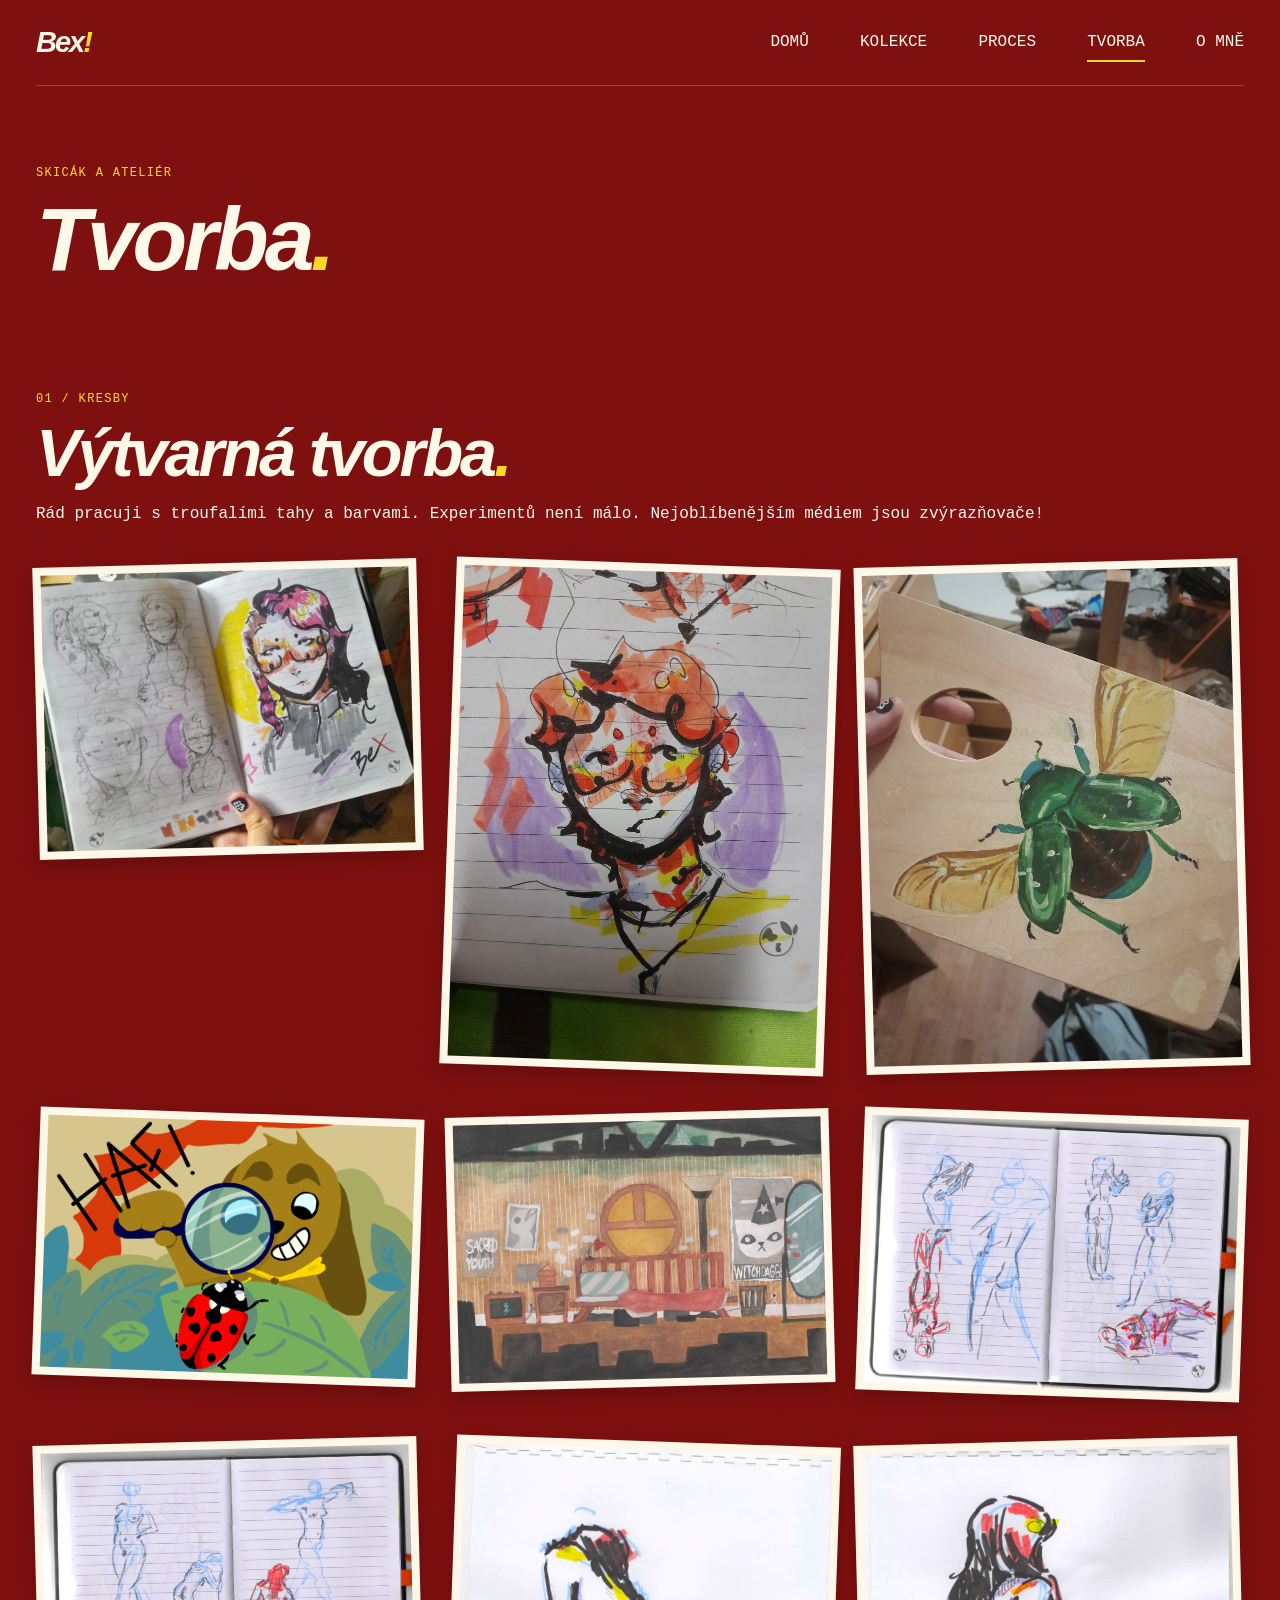
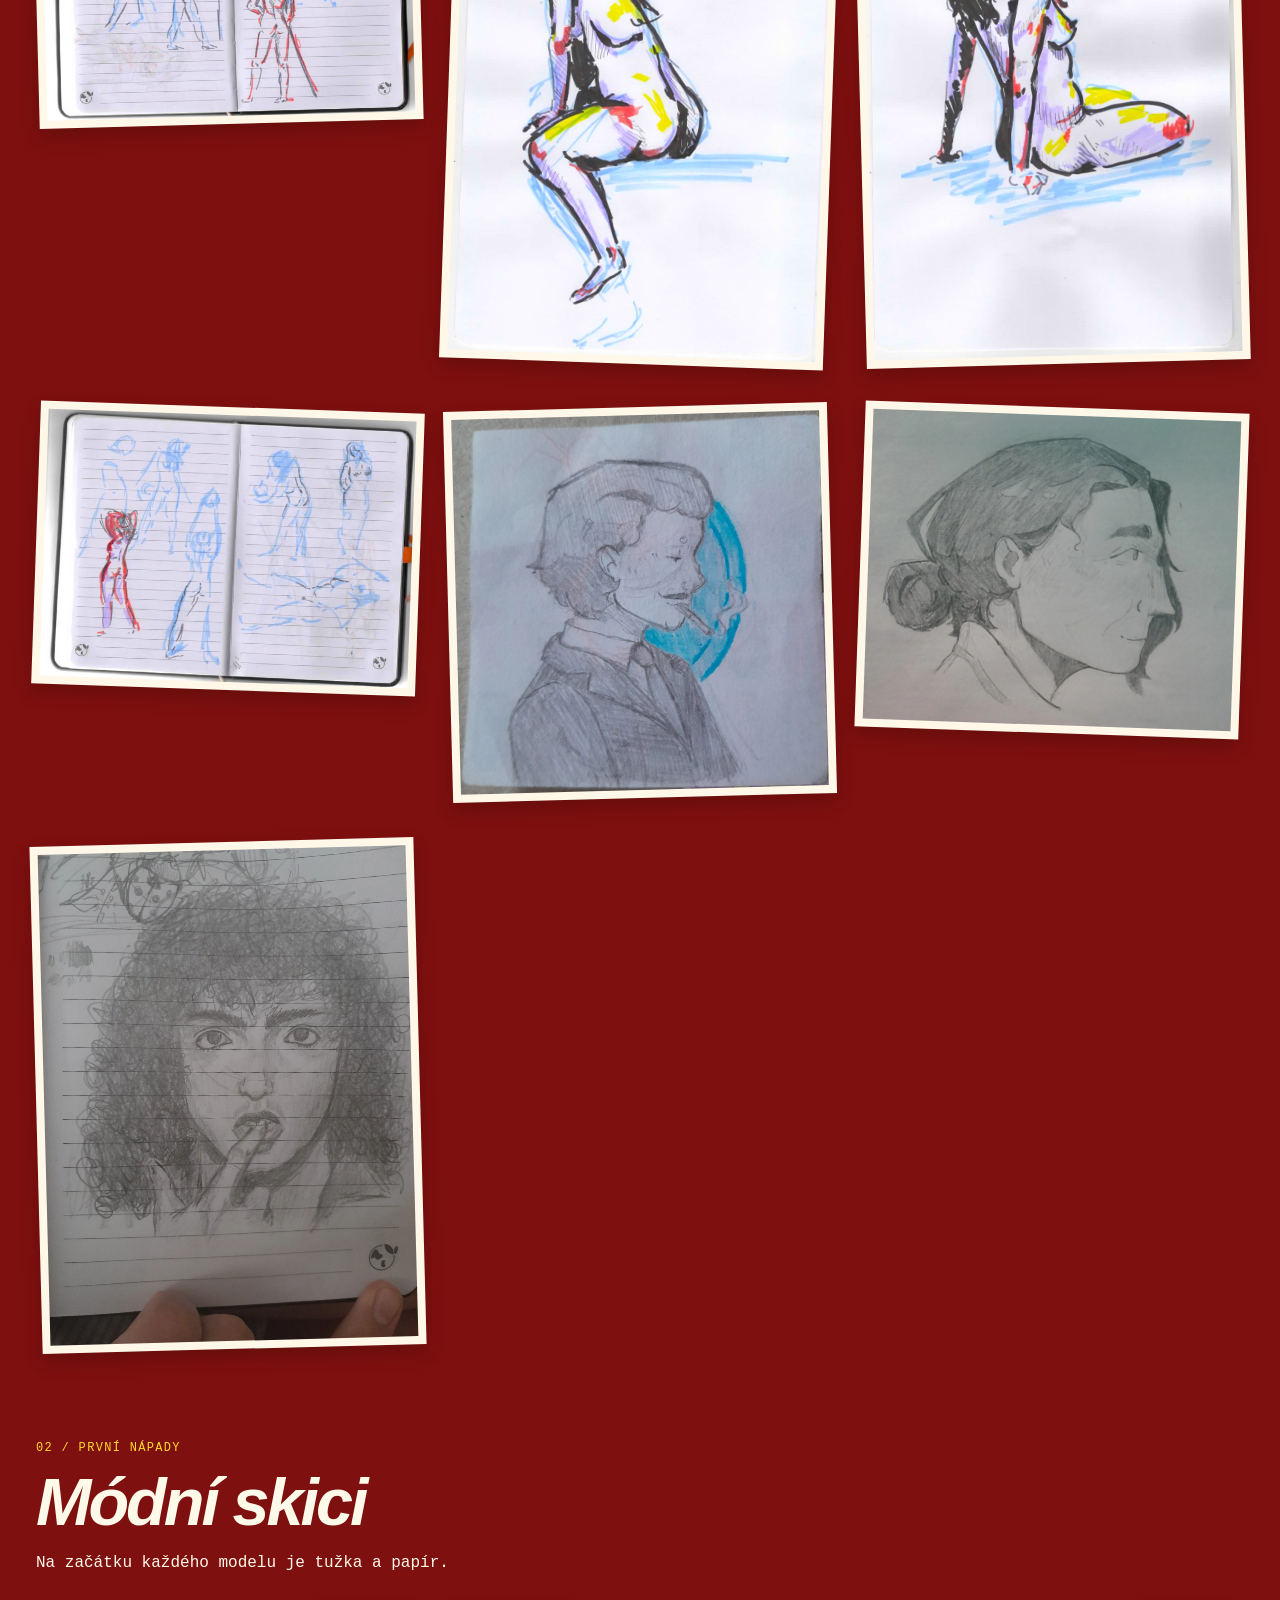
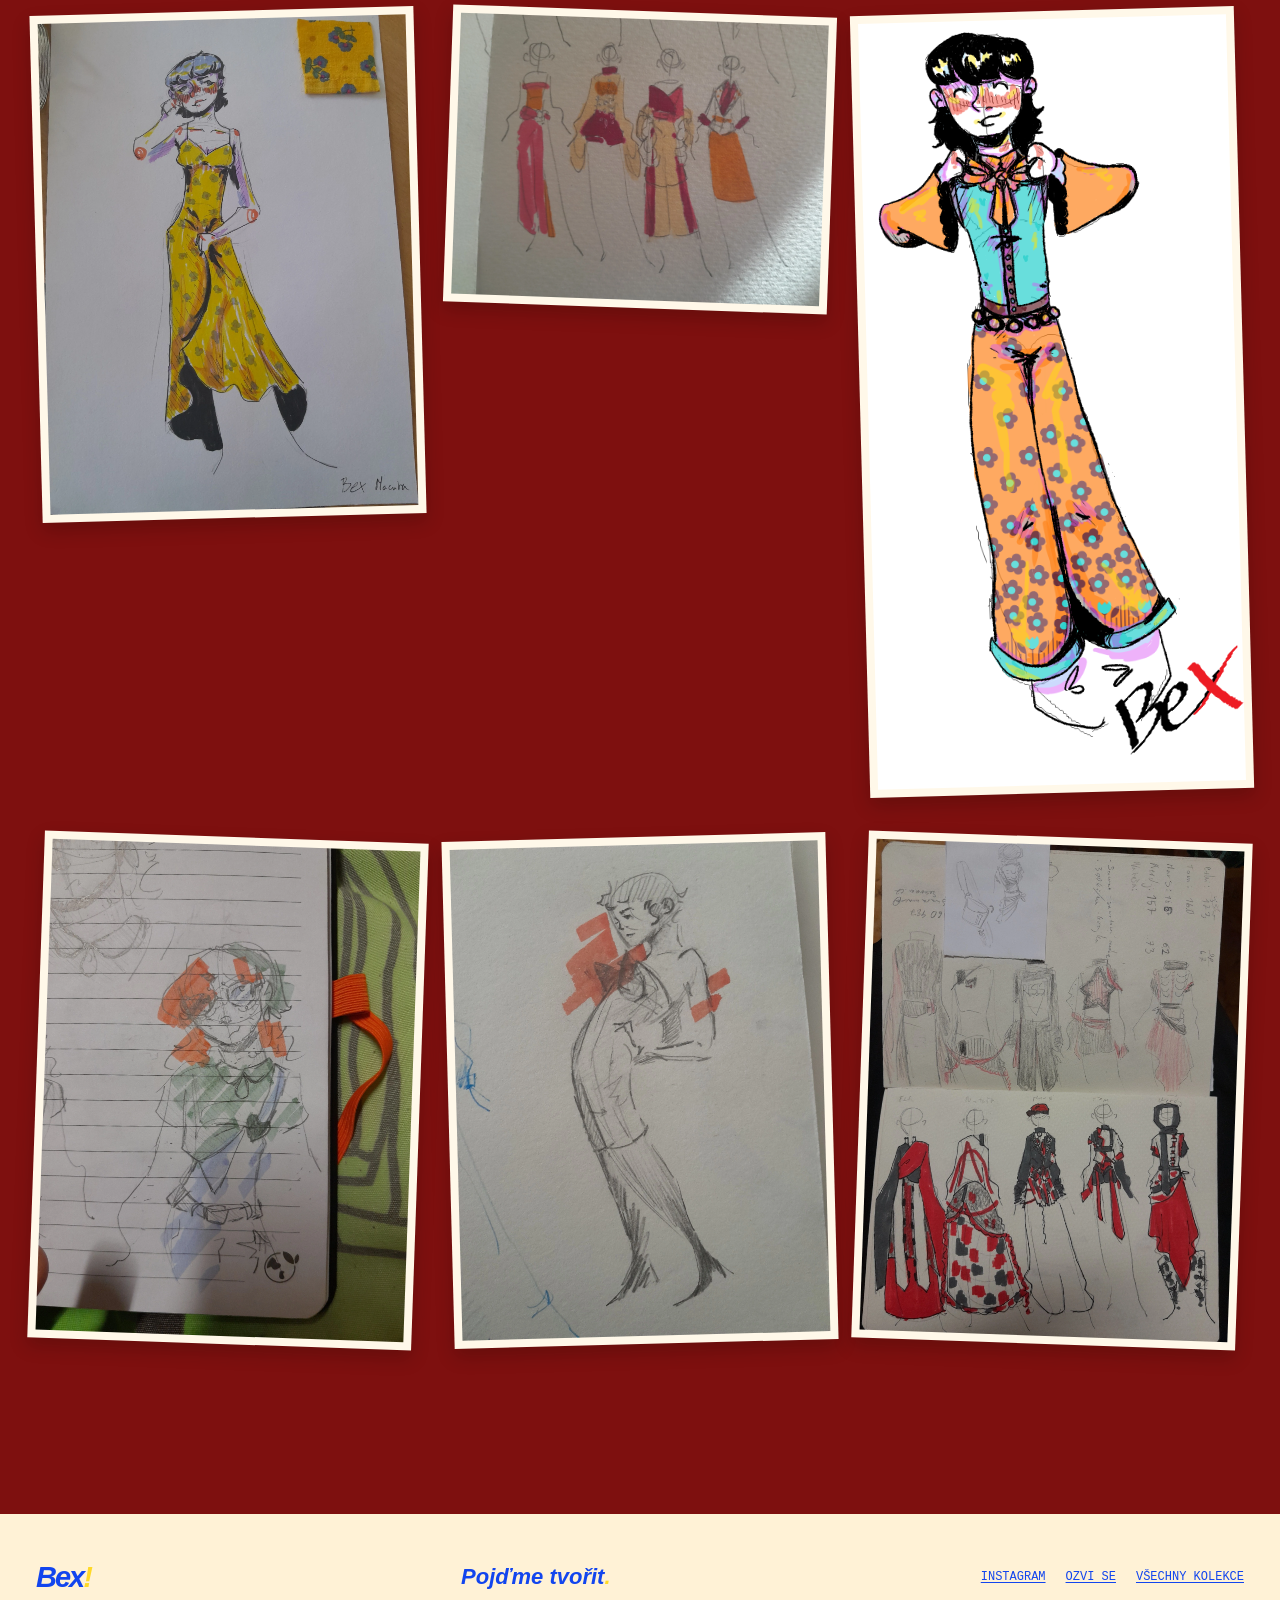
<file: gallery.html>
<!doctype html>
<html lang="cs">
  <head>
    <meta charset="utf-8" />
    <meta name="viewport" content="width=device-width, initial-scale=1" />
    <meta
      name="description"
      content="Módní skici, ilustrace a další tvorba od Bex." />
    <title>Tvorba - Bex!</title>
    <link rel="stylesheet" href="css/styles.css" />
    <link rel="icon" type="image/x-icon" href="assets/favicon/favicon.ico" />
    <link rel="shortcut icon" href="assets/favicon/favicon.ico" />
    <link rel="apple-touch-icon" href="assets/favicon/favicon.ico" />
  </head>
  <body class="page page-gallery">
    <header class="site-header">
      <a class="wordmark" href="index.html" aria-label="Bex! - úvodní stránka"
        >Bex<span>!</span></a
      >
      <input class="menu-toggle" type="checkbox" id="menu-toggle" />
      <label class="menu-button" for="menu-toggle">
        <span aria-hidden="true"></span><span aria-hidden="true"></span>
        <span class="visually-hidden">Přepnout hlavní navigaci</span>
      </label>
      <nav class="site-nav" aria-label="Hlavní navigace">
        <a href="index.html">Domů</a>
        <a href="collections.html">Kolekce</a>
        <a href="process.html">Proces</a>
        <a class="is-current" href="gallery.html" aria-current="page">Tvorba</a>
        <a href="about.html">O mně</a>
      </nav>
    </header>

    <main class="page-wrap gallery-main">
      <section class="page-heading" aria-labelledby="gallery-title">
        <p class="eyebrow">Skicák a ateliér</p>
        <h1 id="gallery-title">Tvorba<span class="period">.</span></h1>
      </section>

      <section
        class="art-section fashion-sketches"
        aria-labelledby="fashion-title">
        <div class="section-heading">
          <p class="eyebrow">02 / První nápady</p>
          <h2 id="fashion-title">Módní skici</h2>
          <p class="mt-4">Na začátku každého modelu je tužka a papír.</p>
        </div>
        <div class="art-grid art-grid-fashion">
          <figure class="art-card art-tall">
            <div class="paper-photo">
              <img
                src="assets/images/sketch-1.webp"
                alt="Módní skica od Bex, skica 1"
                loading="lazy"
                decoding="async" />
            </div>
          </figure>
          <figure class="art-card art-square">
            <div class="paper-photo">
              <img
                src="assets/images/sketch-2.webp"
                alt="Módní skica od Bex, skica 2"
                loading="lazy"
                decoding="async" />
            </div>
          </figure>
          <figure class="art-card art-tall">
            <div class="paper-photo">
              <img
                src="assets/images/sketch-3.webp"
                alt="Módní skica od Bex, skica 3"
                loading="lazy"
                decoding="async" />
            </div>
          </figure>
          <figure class="art-card art-square">
            <div class="paper-photo">
              <img
                src="assets/images/sketch-4.webp"
                alt="Módní skica od Bex, skica 4"
                loading="lazy"
                decoding="async" />
            </div>
          </figure>
          <figure class="art-card art-tall">
            <div class="paper-photo">
              <img
                src="assets/images/sketch-5.webp"
                alt="Módní skica od Bex, skica 5"
                loading="lazy"
                decoding="async" />
            </div>
          </figure>
          <figure class="art-card art-square">
            <div class="paper-photo">
              <img
                src="assets/images/sketch-6.webp"
                alt="Módní skica od Bex, skica 6"
                loading="lazy"
                decoding="async" />
            </div>
          </figure>
        </div>
      </section>

      <section class="art-section other-art" aria-labelledby="other-title">
        <div class="section-heading">
          <p class="eyebrow">01 / kresby</p>
          <h2 id="other-title">Výtvarná tvorba<span class="period">.</span></h2>
          <p class="mt-4">
            Rád pracuji s troufalími tahy a barvami. Experimentů není málo.
            Nejoblíbenějším médiem jsou zvýrazňovače!
          </p>
        </div>
        <div class="art-grid art-grid-other">
          <figure class="art-card">
            <div class="paper-photo">
              <img
                src="assets/images/artwork-1.webp"
                alt="Výtvarné dílo od Bex, dílo 1"
                loading="lazy"
                decoding="async" />
            </div>
          </figure>
          <figure class="art-card">
            <div class="paper-photo">
              <img
                src="assets/images/artwork-2.webp"
                alt="Výtvarné dílo od Bex, dílo 2"
                loading="lazy"
                decoding="async" />
            </div>
          </figure>
          <figure class="art-card">
            <div class="paper-photo">
              <img
                src="assets/images/artwork-3.webp"
                alt="Výtvarné dílo od Bex, dílo 3"
                loading="lazy"
                decoding="async" />
            </div>
          </figure>
          <figure class="art-card">
            <div class="paper-photo">
              <img
                src="assets/images/artwork-4.webp"
                alt="Výtvarné dílo od Bex, dílo 4"
                loading="lazy"
                decoding="async" />
            </div>
          </figure>
          <figure class="art-card">
            <div class="paper-photo">
              <img
                src="assets/images/artwork-5.webp"
                alt="Výtvarné dílo od Bex, dílo 5"
                loading="lazy"
                decoding="async" />
            </div>
          </figure>
          <figure class="art-card">
            <div class="paper-photo">
              <img
                src="assets/images/artwork-6.webp"
                alt="Výtvarné dílo od Bex, dílo 6"
                loading="lazy"
                decoding="async" />
            </div>
          </figure>
          <figure class="art-card">
            <div class="paper-photo">
              <img
                src="assets/images/artwork-7.webp"
                alt="Výtvarné dílo od Bex, dílo 7"
                loading="lazy"
                decoding="async" />
            </div>
          </figure>
          <figure class="art-card">
            <div class="paper-photo">
              <img
                src="assets/images/artwork-8.webp"
                alt="Výtvarné dílo od Bex, dílo 8"
                loading="lazy"
                decoding="async" />
            </div>
          </figure>
          <figure class="art-card">
            <div class="paper-photo">
              <img
                src="assets/images/artwork-9.webp"
                alt="Výtvarné dílo od Bex, dílo 9"
                loading="lazy"
                decoding="async" />
            </div>
          </figure>
          <figure class="art-card">
            <div class="paper-photo">
              <img
                src="assets/images/artwork-10.webp"
                alt="Výtvarné dílo od Bex, dílo 10"
                loading="lazy"
                decoding="async" />
            </div>
          </figure>
          <figure class="art-card">
            <div class="paper-photo">
              <img
                src="assets/images/artwork-11.webp"
                alt="Výtvarné dílo od Bex, dílo 11"
                loading="lazy"
                decoding="async" />
            </div>
          </figure>
          <figure class="art-card">
            <div class="paper-photo">
              <img
                src="assets/images/artwork-12.webp"
                alt="Výtvarné dílo od Bex, dílo 12"
                loading="lazy"
                decoding="async" />
            </div>
          </figure>
          <figure class="art-card">
            <div class="paper-photo">
              <img
                src="assets/images/artwork-13.webp"
                alt="Výtvarné dílo od Bex, dílo 13"
                loading="lazy"
                decoding="async" />
            </div>
          </figure>
        </div>
      </section>
    </main>

    <footer class="site-footer">
      <div class="page-wrap footer-inner">
        <a class="wordmark" href="index.html">Bex<span>!</span></a>
        <p>Pojďme tvořit<span class="period">.</span></p>
        <nav class="footer-links" aria-label="Footer navigation">
          <a href="https://www.instagram.com/creations__bexx">Instagram</a>
          <a href="mailto:macurabex@gmail.com">Ozvi se</a>
          <a href="collections.html">Všechny kolekce</a>
        </nav>
      </div>
    </footer>
  </body>
</html>
</file>
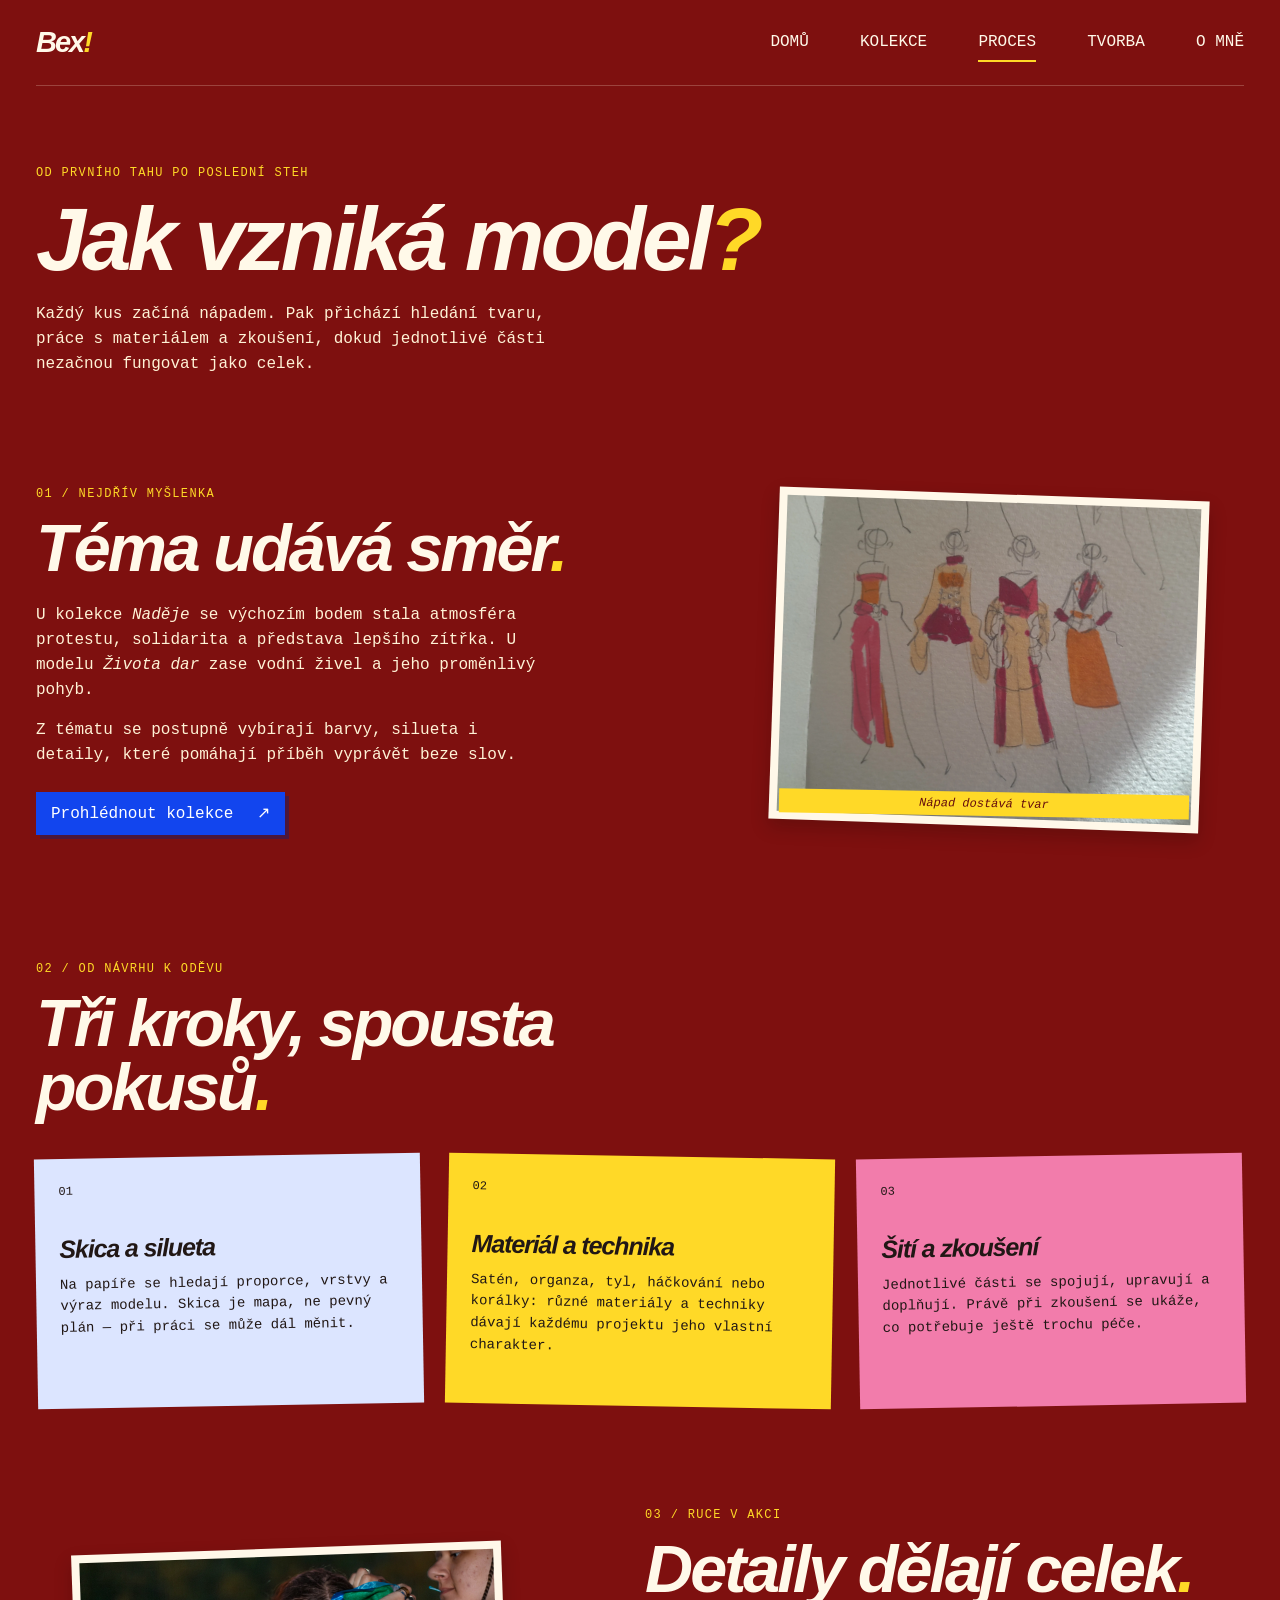
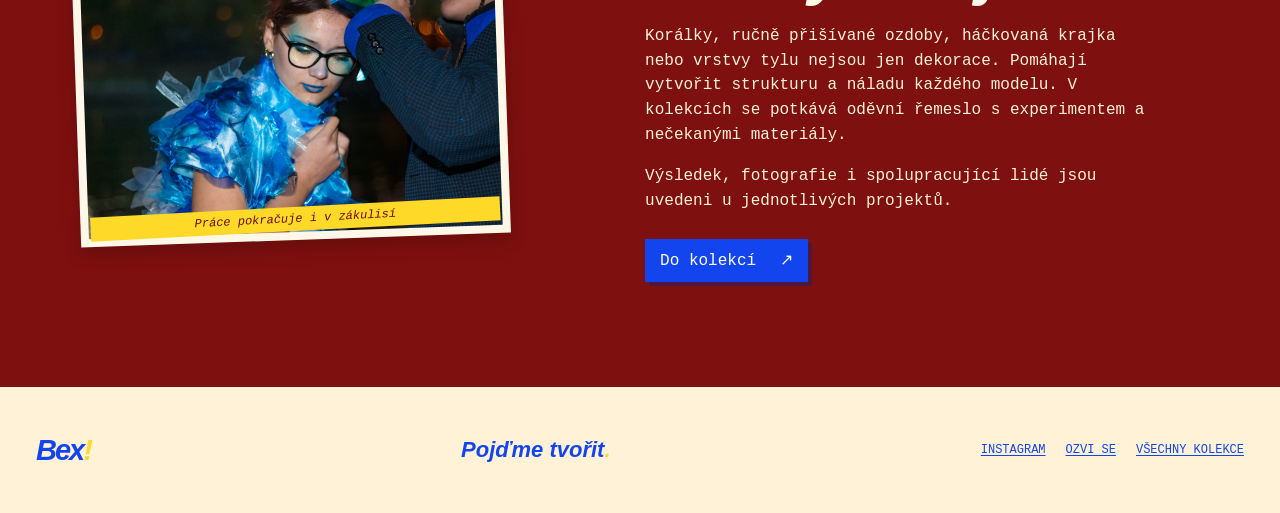
<file: process.html>
<!doctype html>
<html lang="cs">
  <head>
    <meta charset="utf-8" />
    <meta name="viewport" content="width=device-width, initial-scale=1" />
    <meta
      name="description"
      content="Podívejte se, jak se v portfoliu Bex mění nápady, materiály a ruční práce v hotové oděvní modely." />
    <title>Proces — Bex!</title>
    <link rel="stylesheet" href="css/styles.css" />
    <link rel="icon" type="image/x-icon" href="assets/favicon/favicon.ico" />
    <link rel="shortcut icon" href="assets/favicon/favicon.ico" />
    <link rel="apple-touch-icon" href="assets/favicon/favicon.ico" />
  </head>
  <body class="page page-process">
    <header class="site-header">
      <a class="wordmark" href="index.html" aria-label="Bex! – úvodní stránka"
        >Bex<span>!</span></a
      >
      <input class="menu-toggle" type="checkbox" id="menu-toggle" />
      <label
        class="menu-button"
        for="menu-toggle">
        <span aria-hidden="true"></span><span aria-hidden="true"></span>
        <span class="visually-hidden">Přepnout hlavní navigaci</span>
      </label>
      <nav class="site-nav" aria-label="Hlavní navigace">
        <a href="index.html">Domů</a>
        <a href="collections.html">Kolekce</a>
        <a class="is-current" href="process.html" aria-current="page">Proces</a>
        <a href="gallery.html">Tvorba</a>
        <a href="about.html">O mně</a>
      </nav>
    </header>

    <main class="page-wrap process-main">
      <section class="page-heading process-heading" aria-labelledby="process-title">
        <p class="eyebrow">Od prvního tahu po poslední steh</p>
        <h1 id="process-title">Jak vzniká model<span class="period">?</span></h1>
        <p>
          Každý kus začíná nápadem. Pak přichází hledání tvaru, práce s
          materiálem a zkoušení, dokud jednotlivé části nezačnou fungovat jako
          celek.
        </p>
      </section>

      <section class="process-intro" aria-labelledby="idea-title">
        <div class="process-intro-copy">
          <p class="eyebrow">01 / Nejdřív myšlenka</p>
          <h2 id="idea-title">Téma udává směr<span class="period">.</span></h2>
          <p>
            U kolekce <em>Naděje</em> se výchozím bodem stala atmosféra protestu,
            solidarita a představa lepšího zítřka. U modelu <em>Života dar</em>
            zase vodní živel a jeho proměnlivý pohyb.
          </p>
          <p>
            Z tématu se postupně vybírají barvy, silueta i detaily, které
            pomáhají příběh vyprávět beze slov.
          </p>
          <a class="button button-blue" href="collections.html"
            >Prohlédnout kolekce <span aria-hidden="true">&nearr;</span></a
          >
        </div>
        <figure class="paper-photo photo-slot has-image process-image">
          <img
            src="assets/images/sketch-2.webp"
            alt="Barevná návrhová skica oděvu s výraznými tvary"
            loading="lazy"
            decoding="async" />
          <span class="photo-caption">Nápad dostává tvar</span>
        </figure>
      </section>

      <section class="process-stages" aria-labelledby="stages-title">
        <div class="section-heading">
          <p class="eyebrow">02 / Od návrhu k oděvu</p>
          <h2 id="stages-title">Tři kroky, spousta pokusů<span class="period">.</span></h2>
        </div>
        <ol class="process-grid">
          <li class="process-card process-card-blue">
            <span class="process-number">01</span>
            <h3>Skica a silueta</h3>
            <p>
              Na papíře se hledají proporce, vrstvy a výraz modelu. Skica je
              mapa, ne pevný plán — při práci se může dál měnit.
            </p>
          </li>
          <li class="process-card process-card-yellow">
            <span class="process-number">02</span>
            <h3>Materiál a technika</h3>
            <p>
              Satén, organza, tyl, háčkování nebo korálky: různé materiály a
              techniky dávají každému projektu jeho vlastní charakter.
            </p>
          </li>
          <li class="process-card process-card-pink">
            <span class="process-number">03</span>
            <h3>Šití a zkoušení</h3>
            <p>
              Jednotlivé části se spojují, upravují a doplňují. Právě při
              zkoušení se ukáže, co potřebuje ještě trochu péče.
            </p>
          </li>
        </ol>
      </section>

      <section class="process-materials" aria-labelledby="materials-title">
        <figure class="paper-photo photo-slot has-image process-detail-image">
          <img
            src="assets/images/about-2.webp"
            alt="Bex při práci na modrém oděvním modelu v zákulisí"
            loading="lazy"
            decoding="async" />
          <span class="photo-caption">Práce pokračuje i v zákulisí</span>
        </figure>
        <div class="process-materials-copy">
          <p class="eyebrow">03 / Ruce v akci</p>
          <h2>Detaily dělají celek<span class="period">.</span></h2>
          <p>
            Korálky, ručně přišívané ozdoby, háčkovaná krajka nebo vrstvy tylu
            nejsou jen dekorace. Pomáhají vytvořit strukturu a náladu každého
            modelu. V kolekcích se potkává oděvní řemeslo s experimentem a
            nečekanými materiály.
          </p>
          <p>
            Výsledek, fotografie i spolupracující lidé jsou uvedeni u
            jednotlivých projektů.
          </p>
          <a class="button button-blue" href="collections.html"
            >Do kolekcí <span aria-hidden="true">&nearr;</span></a
          >
        </div>
      </section>
    </main>

    <footer class="site-footer">
      <div class="page-wrap footer-inner">
        <a class="wordmark" href="index.html">Bex<span>!</span></a>
        <p>Pojďme tvořit<span class="period">.</span></p>
        <nav class="footer-links" aria-label="Navigace v zápatí">
          <a href="https://www.instagram.com/creations__bexx">Instagram</a>
          <a href="mailto:macurabex@gmail.com">Ozvi se</a>
          <a href="collections.html">Všechny kolekce</a>
        </nav>
      </div>
    </footer>
  </body>
</html>
</file>
<file: css/styles.css>
@import url("base.css");
@import url("home.css");
@import url("gallery.css");
@import url("about.css");
@import url("collections.css");
@import url("process.css");
@import url("responsive.css");
</file>
